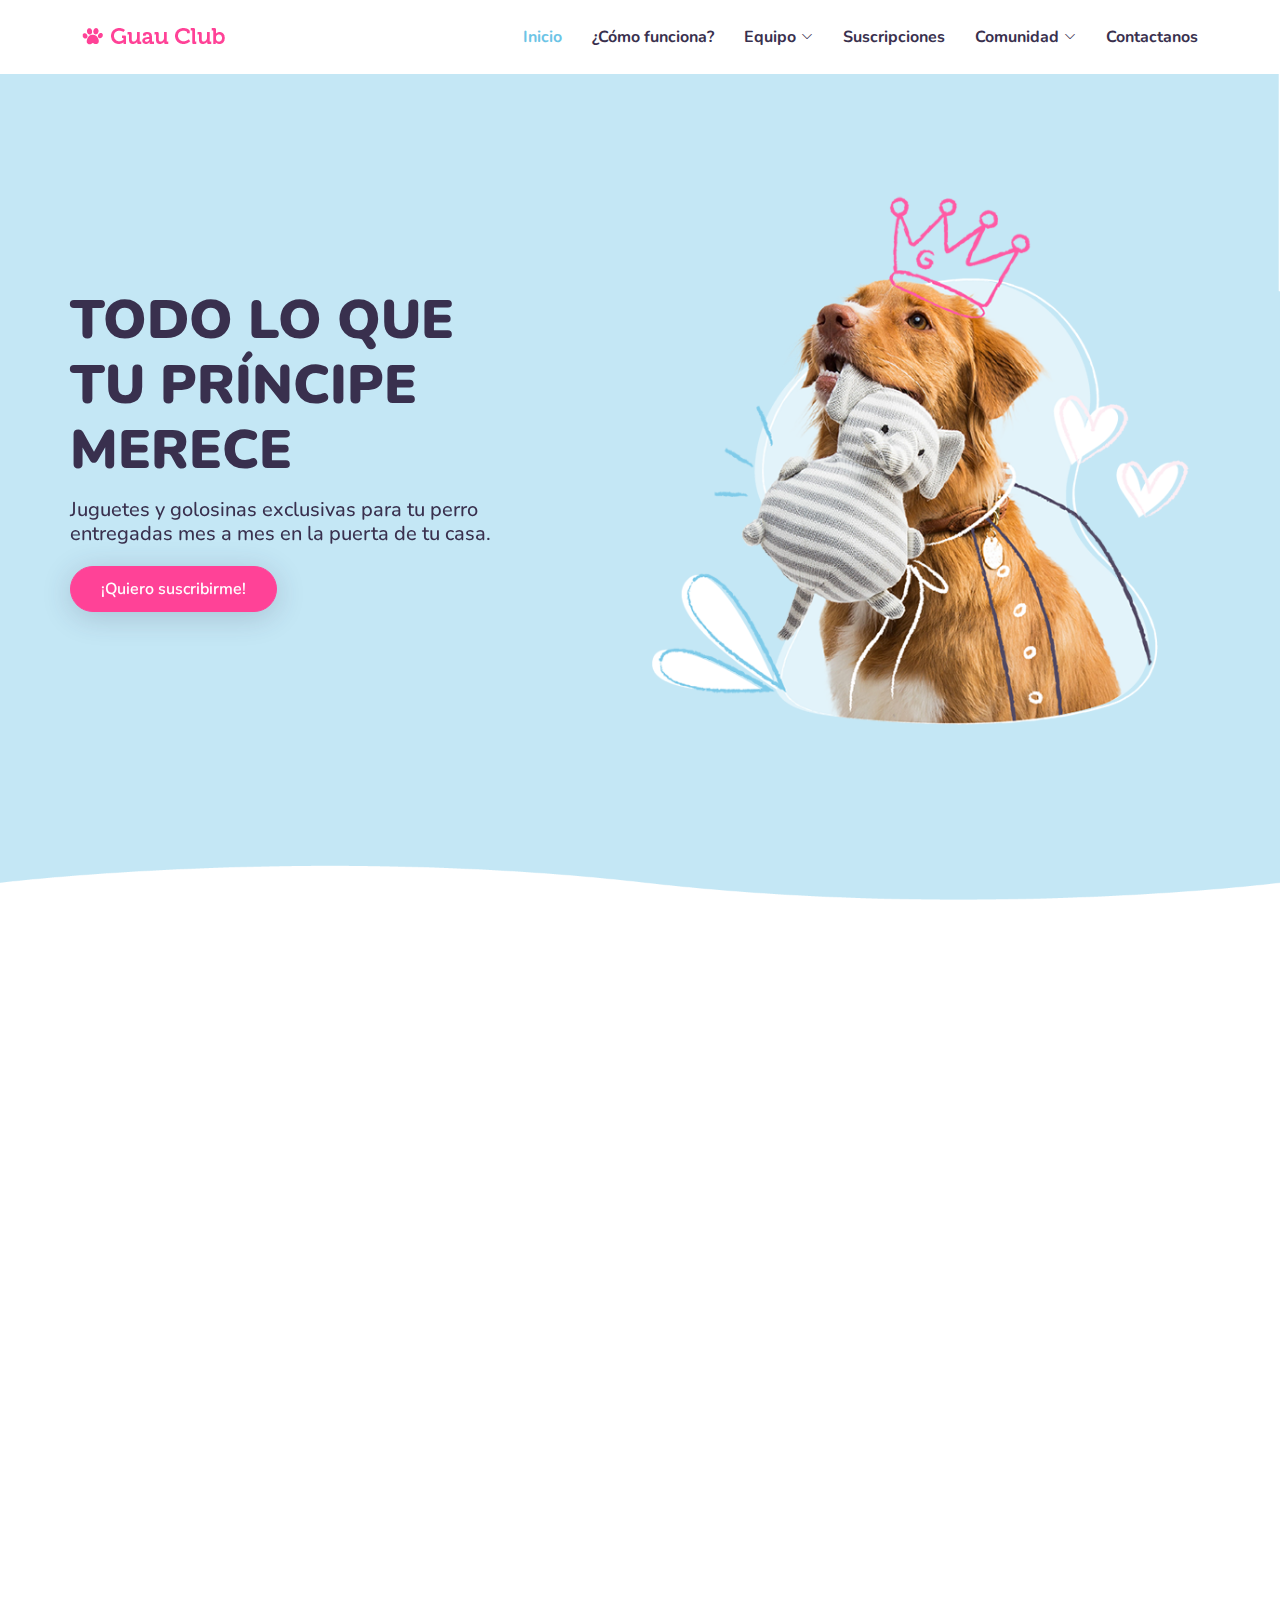
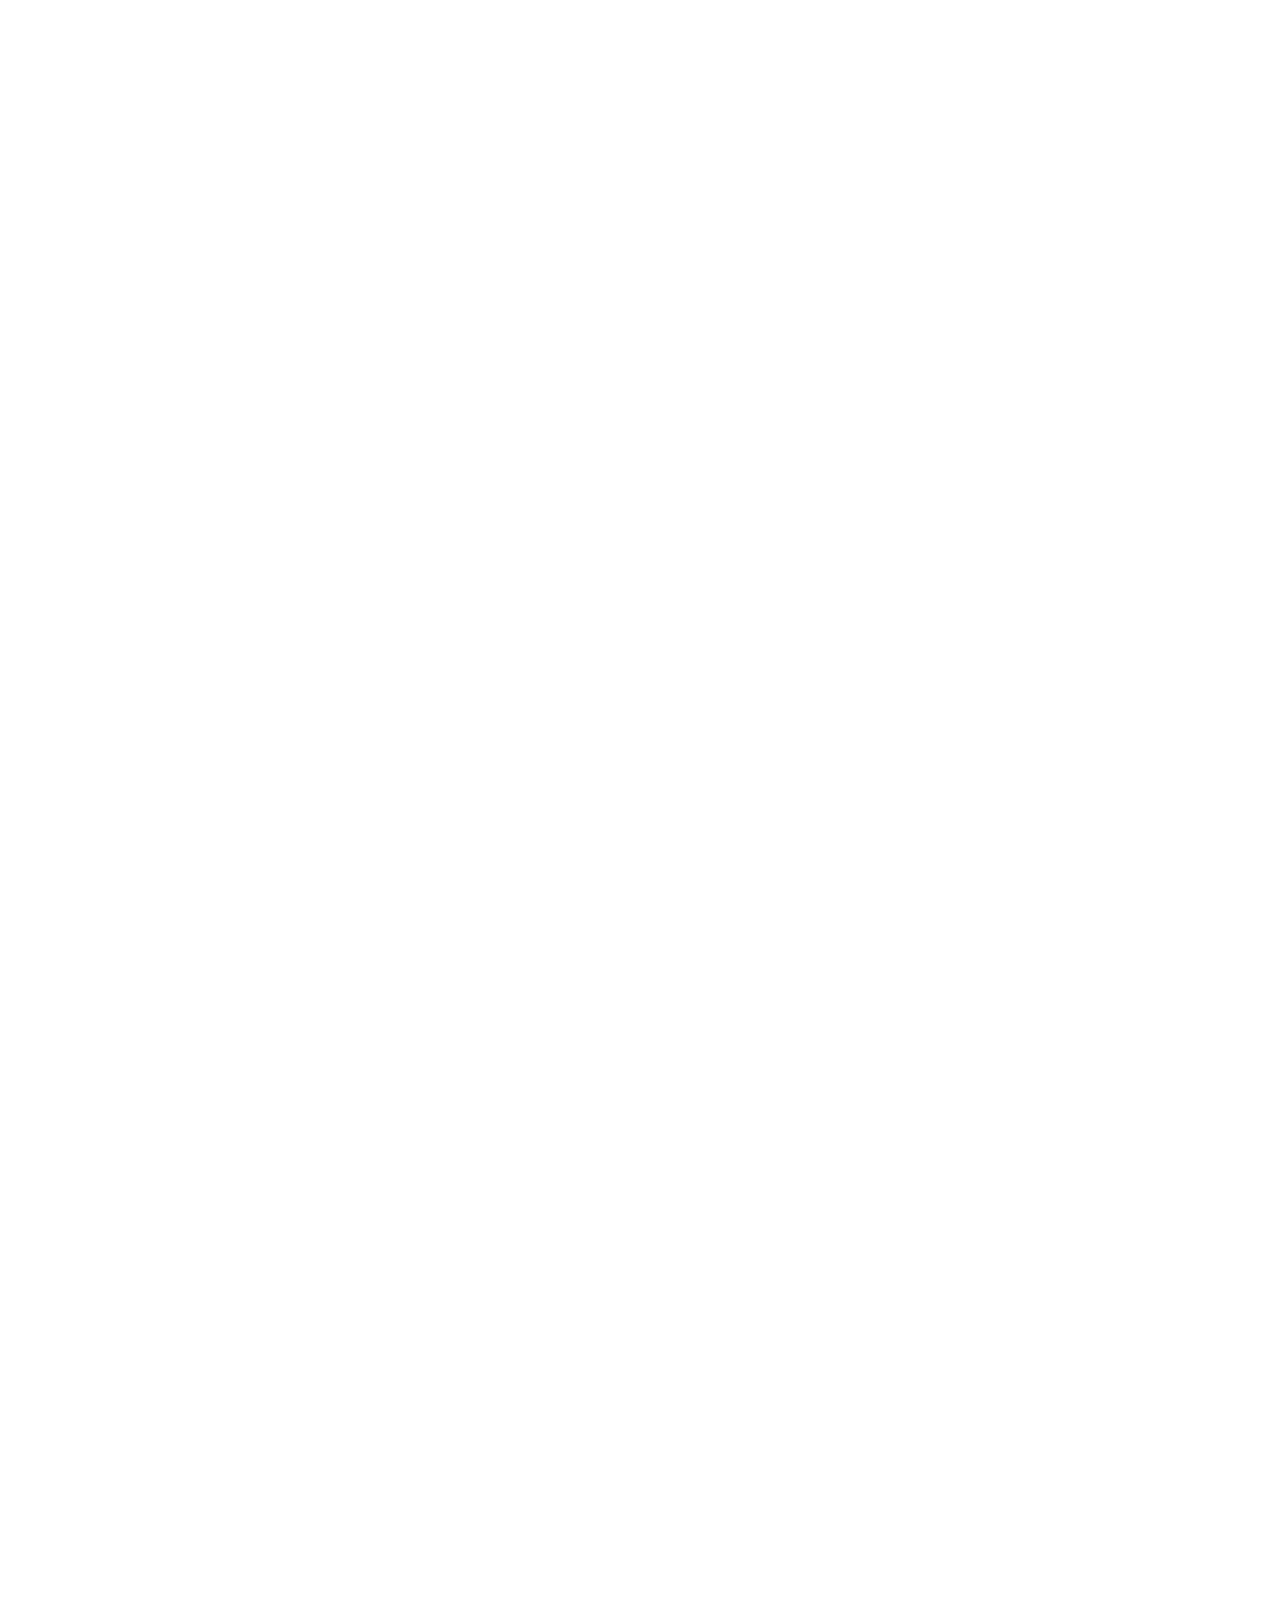
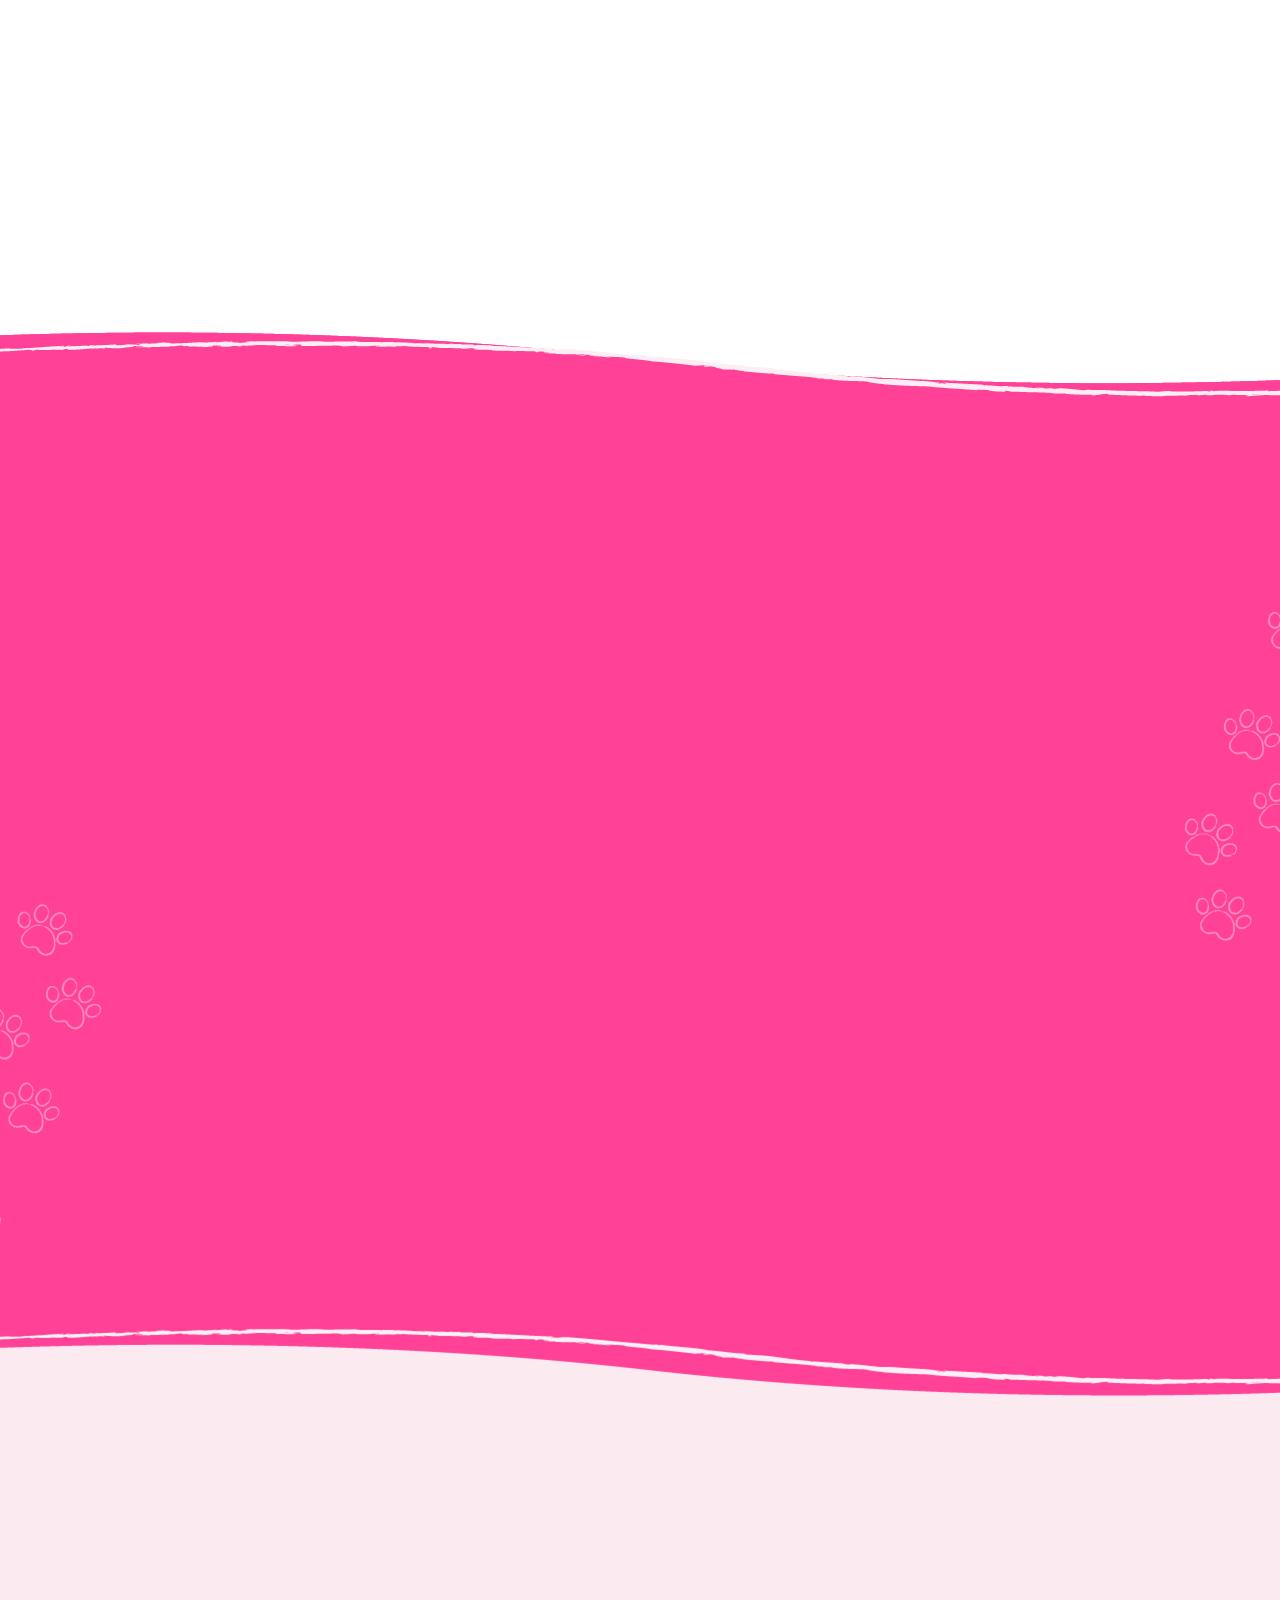
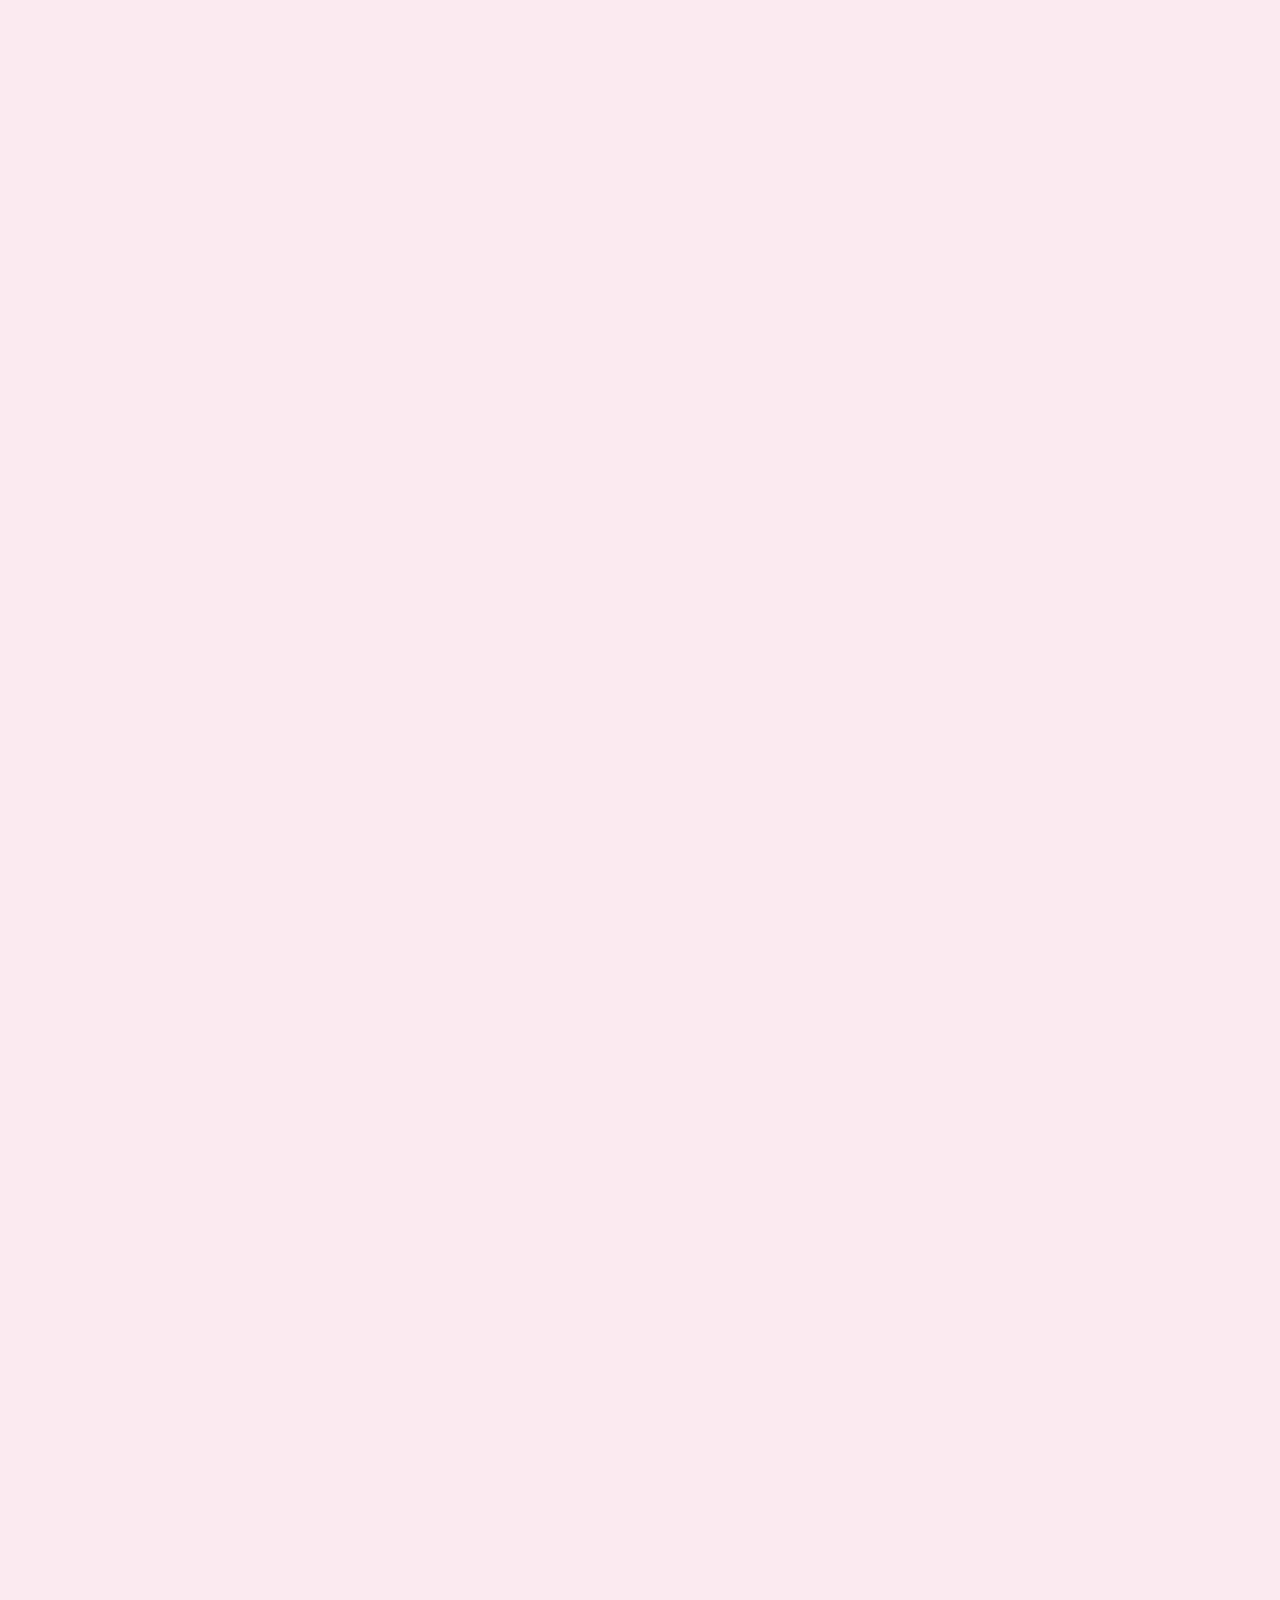
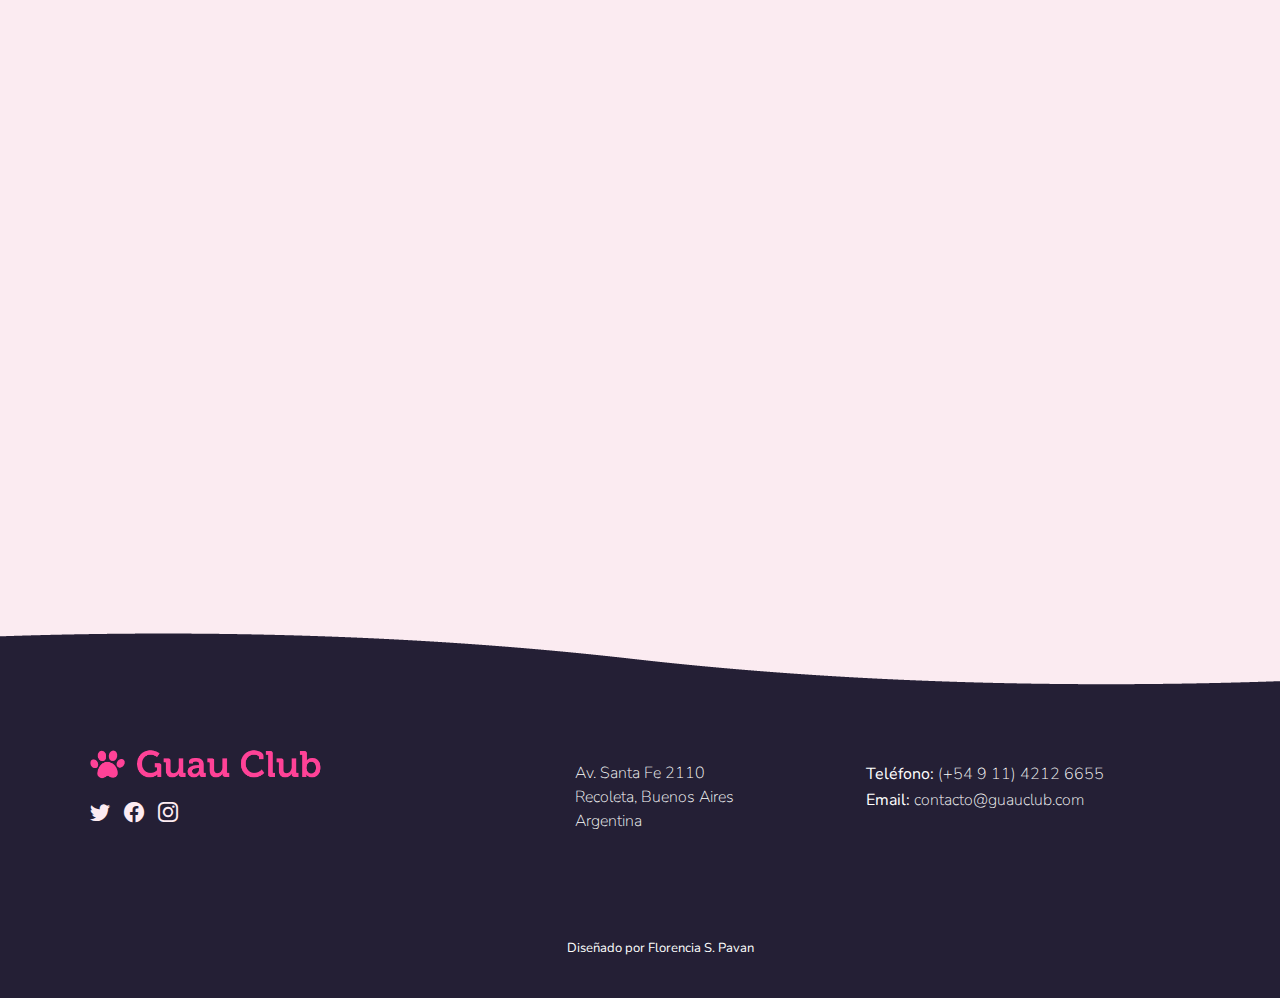
<file: index.html>
<!DOCTYPE html>
<html lang="en">

<head>
  <meta charset="utf-8">
  <meta content="width=device-width, initial-scale=1.0" name="viewport">

  <title>Guau Club, Florencia Pavan - Index</title>
  <meta content="" name="description">

  <meta content="" name="keywords">

  <!-- Favicons -->
  <link href="assets/img/favicon.png" rel="icon">
  <link href="assets/img/apple-touch-icon.png" rel="apple-touch-icon">

  <!-- Google Fonts -->
  <link href="https://fonts.googleapis.com/css?family=Nunito:300,300i,400,400i,600,600i,700,700i|Nunito:300,300i,400,400i,600,600i,700,700i,900|Lato:300,300i,400,400i,500,500i,600,600i,700,700i" rel="stylesheet">

  <!-- Vendor CSS Files -->
  <link href="assets/vendor/bootstrap/css/bootstrap.min.css" rel="stylesheet">
  <link href="assets/vendor/bootstrap-icons/bootstrap-icons.css" rel="stylesheet">
  <link href="assets/vendor/aos/aos.css" rel="stylesheet">
  <link href="assets/vendor/remixicon/remixicon.css" rel="stylesheet">
  <link href="assets/vendor/swiper/swiper-bundle.min.css" rel="stylesheet">
  <link href="assets/vendor/glightbox/css/glightbox.min.css" rel="stylesheet">

  <!-- Template Main CSS File -->
  <link href="assets/css/style.css" rel="stylesheet">

  <!-- =======================================================
  * Template Name: FlexStart - v1.4.0
  * Template URL: https://bootstrapmade.com/flexstart-bootstrap-startup-template/
  * Author: BootstrapMade.com
  * License: https://bootstrapmade.com/license/
  ======================================================== -->
</head>

<body>

  <!-- ======= Header ======= -->
  <header id="header" class="header fixed-top">
    <div class="container-fluid container-xl d-flex align-items-center justify-content-between">

      <a href="index.html" class="logo d-flex align-items-center">
        <img src="assets/img/logo.png" alt="">
     </a>

      <nav id="navbar" class="navbar">
        <ul>
          <li><a class="nav-link scrollto active" href="#hero">Inicio</a></li>
          <li><a class="nav-link scrollto" href="#values">¿Cómo funciona?</a></li>
          <li class="dropdown"><a href="#"><span>Equipo</span> <i class="bi bi-chevron-down"></i></a>
            <ul>
              <li><a class="nav-link scrollto" href="#nosotras">¿Quiénes somos?</a></li>
              <li><a class="nav-link scrollto" href="#elegirnos">¿Por qué elegirnos?</a></li>
              <li><a class="nav-link scrollto" href="#veterinario">Dr. Romero</a></li>
            </ul>
          </li>
          <li><a class="nav-link scrollto" href="#suscripciones">Suscripciones</a></li>
          <li class="dropdown"><a href="#"><span>Comunidad</span> <i class="bi bi-chevron-down"></i></a>
            <ul>
              <li><a class="nav-link scrollto" href="#testimoniales">Testimoniales</a></li>
              <li><a class="nav-link scrollto" href="#redes">Redes</a></li>
            </ul>
          </li>
          <li><a class="nav-link scrollto" href="#contacto">Contactanos</a></li>
       </ul>
        <i class="bi bi-list mobile-nav-toggle"></i>
      </nav><!-- .navbar -->

    </div>
  </header><!-- End Header -->

  <!-- ======= Hero Section ======= -->
  <section id="hero" class="hero d-flex align-items-center">

    <div class="container">
      <div class="row">
        <div class="col-lg-6 d-flex flex-column justify-content-center">
          <h1 data-aos="fade-up">TODO LO QUE<br>TU PRÍNCIPE MERECE</h1>
          <h2 data-aos="fade-up" data-aos-delay="400">Juguetes y golosinas exclusivas para tu perro<br>entregadas mes a mes en la puerta de tu casa.</h2>
          <div data-aos="fade-up" data-aos-delay="600">
            <div class="text-center text-lg-start">
              <a href="detalle.html" class="btn-get-started scrollto d-inline-flex align-items-center justify-content-center align-self-center">
                <span>¡Quiero suscribirme!</span>
              </a>
            </div>
          </div>
        </div>
        <div class="col-lg-6 hero-img" data-aos="zoom-out" data-aos-delay="200">
          <img src="assets/img/hero-img.png" class="img-fluid" alt="">
        </div>
      </div>
    </div>

  </section><!-- End Hero -->

  <main id="main">
   
    <!-- ======= Pasos Section ======= -->
    <section id="values" class="values">

      <div class="container" data-aos="fade-up">

        <header class="section-header">
          <h1>EN TRES SIMPLES PASOS</h1>
        </header>

        <div class="row">

          <div class="col-lg-4">
            <div class="box" data-aos="fade-up" data-aos-delay="200">
              <img src="assets/img/values-1.png" class="img-fluid" alt="">
              <h3>Elegí</h3>
              <p>tu suscripción y<br>contanos sobre tu mascota.</p>
            </div>
          </div>

          <div class="col-lg-4 mt-4 mt-lg-0">
            <div class="box" data-aos="fade-up" data-aos-delay="400">
              <img src="assets/img/values-2.png" class="img-fluid" alt="">
              <h3>Recibí</h3>
              <p>la entrega en<br>la puerta de tu casa.</p>
            </div>
          </div>

          <div class="col-lg-4 mt-4 mt-lg-0">
            <div class="box" data-aos="fade-up" data-aos-delay="600">
              <img src="assets/img/values-3.png" class="img-fluid" alt="">
              <h3>Disfrutá</h3>
              <p>de la box junto con<br>tu compañero.</p>
            </div>
          </div>

        </div>

      </div>

    </section><!-- End Pasos Section -->

     <!-- ======= Nosotras Section ======= -->
    <section id="nosotras" class="about">

      <div class="container" data-aos="fade-up">
        
        <header class="section-header">
          <h1>¿QUIÉNES SOMOS?</h1>
        </header>

        <div class="row gx-0">

            <div class="col-lg-6 d-flex flex-column justify-content-center" data-aos="fade-up" data-aos-delay="200">
              <div class="content">
                <h3>Somos Andrea y Romina,<br>las amantes Nº1 de los perros.</h3>
                <p>
                 Contamos con nuestro Pet Shop ubicado en Recoleta y con la pandemia desarrollamos este club exclusivo para poder brindar un servicio más a nuestros clientes.
                </p>
                
             </div>
            </div>

            <div class="col-lg-6 d-flex align-items-center" data-aos="zoom-out" data-aos-delay="200">
              <img src="assets/img/nosotras.png" class="img-fluid" alt="">
            </div>

          </div>
        </div>

    </section><!-- End Nosotras Section -->

    <!-- ======= Elegirnos Section ======= -->
    <section id="elegirnos" class="features">

      <div class="container" data-aos="fade-up">

        <header class="section-header">
          <h1>¿POR QUÉ ELEGIRNOS?</h1>
        </header>

        <div class="row">

          <div class="col-lg-6">
            <img src="assets/img/elegirnos.png" class="img-fluid" alt="">
          </div>

          <div class="col-lg-6 mt-5 mt-lg-0 d-flex">
            <div class="row align-self-center gy-4">

              <div class="col-lg-12 d-flex flex-column justify-content-center" data-aos="fade-up" data-aos-delay="200">
                <div class="content">
                  <p>
                   Creemos que cada momento es valioso y hacemos todo lo posible para que la experiencia de vos y tu mejor amigo sea única e inolvidable. Por eso, contá con:
                  </p>
                </div>
              </div>

              <div class="col-md-6" data-aos="zoom-out" data-aos-delay="200">
                <div class="feature-box d-flex align-items-center">
                  <img src="assets/img/tilde.png" class="img-fluid" alt="">
                  <h3>Cajas super completas</h3>
                </div>
              </div>

              <div class="col-md-6" data-aos="zoom-out" data-aos-delay="300">
                <div class="feature-box d-flex align-items-center">
                  <img src="assets/img/tilde.png" class="img-fluid" alt="">
                  <h3>Armados personalizados</h3>
                </div>
              </div>

              <div class="col-md-6" data-aos="zoom-out" data-aos-delay="400">
                <div class="feature-box d-flex align-items-center">
                  <img src="assets/img/tilde.png" class="img-fluid" alt="">
                  <h3>Juguetes exclusivos </h3>
                </div>
              </div>

              <div class="col-md-6" data-aos="zoom-out" data-aos-delay="500">
                <div class="feature-box d-flex align-items-center">
                  <img src="assets/img/tilde.png" class="img-fluid" alt="">
                  <h3>Selección veterinaria</h3>
                </div>
              </div>

              <div class="col-md-6" data-aos="zoom-out" data-aos-delay="600">
                <div class="feature-box d-flex align-items-center">
                  <img src="assets/img/tilde.png" class="img-fluid" alt="">
                  <h3>En la puerta de tu casa</h3>
                </div>
              </div>

              <div class="col-md-6" data-aos="zoom-out" data-aos-delay="700">
                <div class="feature-box d-flex align-items-center">
                  <img src="assets/img/tilde.png" class="img-fluid" alt="">
                  <h3>Mes a mes, siempre ahí.</h3>
                </div>
              </div>

            </div>
          </div>

        </div> <!-- / row -->

      </div>

    </section><!-- End Elegirnos Section -->

    <!-- ======= Veterinario Section ======= -->

    <section id="veterinario" class="veterinario">
      
      <div class="container" data-aos="fade-up">
        <div class="row gx-0">

        <header class="section-header">
          <h1>CONTÁS CON EL AVAL PROFESIONAL</h1>
        </header>

          <div class="col-lg-6 d-flex flex-column justify-content-center" data-aos="fade-up" data-aos-delay="200">
            <div class="content">
              <h5>
              «Sin lugar a dudas, pueden confiar en Guau Club. Trabajo en seleccionar excelentes productos del mercado para ofrecerles a ustedes la mejor calidad para sus preciados perros.»
              </h5>
              <h6>
              Dr. Juan Enrique Romero, reconocido veterinario argentino
              </h6>
           </div>
          </div>

          <div class="col-lg-6 d-flex align-items-center" data-aos="zoom-out" data-aos-delay="200">
            <img src="assets/img/about.png" class="img-fluid" alt="">
          </div>

        </div>
      </div>

    </section><!-- End Veterinario Section -->

       <!-- ======= Suscripciones Section ======= -->

    <section id="pricinga" class="pricinga">
      
    </section>

    <section id="suscripciones" class="pricing">

      <div class="container" data-aos="fade-up">

        <header class="section-header">

          <h1>HACÉ QUE TU AMIGO LANCE<br>UN «¡GUAU!» DE FELICIDAD</h1>
        </header>

        <div class="row gy-4 justify-content-center" data-aos="fade-left">

          <div class="col-lg-4 col-md-6" data-aos="zoom-in" data-aos-delay="200">
            <div class="box">
              <img src="assets/img/tarjeta-1.png" class="img-fluid" alt="">
              <h3 style="color: #ff4297;">x1 MES</h3>
              <ul>
                <h4>DALE UN GUSTITO A TU MASCOTA</h4>
                <li>Envío gratis a tu casa</li>
                <li>Llega en 48h hábiles</li>
                <h5>Incluye un cupón de descuento<br>para tu próxima suscripción</h5>
                <li> </li>
                <li> </li>
                <div class="price">$2300</div>
                <div class="price"><span>CAJA ÚNICA</span></div>
              </ul>
              <a href="detalle.html" class="btn-buy">¡Me gusta!</a>
            </div>
          </div>

          <div class="col-lg-4 col-md-6" data-aos="zoom-in" data-aos-delay="200">
            <div class="box">
              <img src="assets/img/tarjeta-2.png" class="img-fluid" alt="">
              <h3 style="color: #ff4297;">x6 MESES</h3>
              <ul>
                <h4>CREÁ MOMENTOS DE ALEGRÍA</h4>
                <li>Envío gratis a tu casa</li>
                <li>Llega el 1º de cada mes</li>
                <h5>Incluye 1 accesorio exclusivo<br>a elección en tu primera caja</h5>
                <li> </li>
                <li> </li>
                <div class="price">$1900</div>
                <div class="price"><span>POR MES</span></div>
              </ul>
              <a href="detalle.html" class="btn-buy">¡Me encanta!</a>
            </div>
          </div>

          <div class="col-lg-4 col-md-6" data-aos="zoom-in" data-aos-delay="300">
            <div class="box">
              <img src="assets/img/tarjeta-3.png" class="img-fluid" alt="">
              <h3 style="color: #ff4297;">x12 MESES</h3>
              <ul>
                <h4>¡DIVERSIÓN TOTAL TODO EL AÑO!</h4>
                <li>Envío gratis a tu casa</li>
                <li>Llega el 1º de cada mes</li>
                <H5>Incluye una BOMB BOX especial<br>el mes del cumpleaños de tu amigo</H5>
                <li> </li>
                <li> </li>
                <div class="price">$1400</div>
                <div class="price"><span>POR MES</span></div>
              </ul>
              <a href="detalle.html" class="btn-buy">¡Me fascina!</a>
            </div>
          </div>
        </div>
      </div>
    </section>

    <section id="pricingc" class="pricingc">

    </section>

    <!-- End Suscripciones Section -->

    

    <!-- ======= Testimoniales Section ======= -->

    <section id="testimoniales" class="testimonials">

      <div class="container" data-aos="fade-up">

        <header class="section-header">
          
          <h1>OPINIONES DE QUIENES YA SON PARTE</h1>
        </header>

        <div class="testimonials-slider swiper-container" data-aos="fade-up" data-aos-delay="200">
          <div class="swiper-wrapper">

            <div class="swiper-slide">
              <div class="testimonial-item">
               <p>
                  <br>Luna es una cachorra inquieta que se aburre de sus juguetes de siempre. Con Guau Club y los nuevos juguetes todos los meses, ¡todo es pura alegría!
                </p>
                <div class="profile mt-auto">
                  <img src="assets/img/testimonials/testimonials-1.png" class="testimonial-img" alt="">
                  <h3>Luna, Mia & Marina</h3>
                  <h4>Caballito</h4><br>
                </div>
              </div>
            </div><!-- End testimoniales item -->

            <div class="swiper-slide">
              <div class="testimonial-item">
                <p>
                  <br>Desde que nos unimos a Guau Club, Tobi no deja de sonreir y jugar todo el día. ¡Ya estoy haciendo click para contratar la suscripción por otro año más!
                </p>
                <div class="profile mt-auto">
                  <img src="assets/img/testimonials/testimonials-2.png" class="testimonial-img" alt="">
                  <h3>Tobi & Lorena</h3>
                  <h4>Palermo</h4><br>
                </div>
              </div>
            </div><!-- End testimoniales item -->

            <div class="swiper-slide">
              <div class="testimonial-item">
                <p>
                  <br>Las golosinas de sabores dulces siempre fueron las favoritos de Boby. Guau Club nos trae una gran variedad de la mejor e inigualable calidad.
                </p>
                <div class="profile mt-auto">
                  <img src="assets/img/testimonials/testimonials-3.png" class="testimonial-img" alt="">
                  <h3>Boby & Sofi</h3>
                  <h4>Belgrano</h4><br>
                </div>
              </div>
            </div><!-- End testimoniales item -->

            <div class="swiper-slide">
              <div class="testimonial-item">
                <p>
                  <br>Recomiendo Guau Club a todos quienes quieran mimar a sus cachorros como sus propios hijos. ¡Tal y cómo se debe! ¡Nada mejor! 
                </p>
                <div class="profile mt-auto">
                  <img src="assets/img/testimonials/testimonials-4.png" class="testimonial-img" alt="">
                  <h3>Lucky & Matías</h3>
                  <h4>Puerto Madero</h4><br>
                </div>
              </div>
            </div><!-- End testimoniales item -->

            <div class="swiper-slide">
              <div class="testimonial-item">
                <p>
                  <br>Con Mindy amamos las cajas que nos preparan las chicas de Guau Club. Además de excelente calidad de productos, mucho amor en el servicio.
                </p>
                <div class="profile mt-auto">
                  <img src="assets/img/testimonials/testimonials-5.png" class="testimonial-img" alt="">
                  <h3>Mindy & Laura</h3>
                  <h4>Recoleta</h4><br>
                </div>
              </div>
            </div><!-- End testimoniales item -->

          

      </div>

    </section><!-- End Testimoniales Section -->

        <!-- ======= Redes Section ======= -->
    <section id="redes" class="portfolio">

      <div class="container" data-aos="fade-up">

        <header class="section-header">
          
          <h1>SUMATE A LA #FAMILIAGUAU</h1>
          <p>Compartí en redes las fotos de tus #MomentosGuau con los hashtag para que podamos verlas</p><br>
        </header>

        <div class="row gy-4 portfolio-container" data-aos="fade-up" data-aos-delay="200">

          <div class="col-lg-4 col-md-6 portfolio-item filter-app">
            <div class="portfolio-wrap">
              <img src="assets/img/portfolio/portfolio-1.png" class="img-fluid" alt="">
              <div class="portfolio-info">
                <div class="portfolio-links">
                  <a href="detalle.html" data-gallery="portfolioGallery" class="instagram" title="Ver publicación"><i class="bi bi-instagram bx bxl-instagram"></i></a>
                </div>
              </div>
            </div>
          </div>

          <div class="col-lg-4 col-md-6 portfolio-item filter-web">
            <div class="portfolio-wrap">
              <img src="assets/img/portfolio/portfolio-2.png" class="img-fluid" alt="">
              <div class="portfolio-info">
                <div class="portfolio-links">
                  <a href="detalle.html" data-gallery="portfolioGallery" class="instagram" title="Ver publicación"><i class="bi bi-instagram bx bxl-instagram"></i></a>
                </div>
              </div>
            </div>
          </div>

          <div class="col-lg-4 col-md-6 portfolio-item filter-app">
            <div class="portfolio-wrap">
              <img src="assets/img/portfolio/portfolio-3.png" class="img-fluid" alt="">
              <div class="portfolio-info">
                <div class="portfolio-links">
                  <a href="detalle.html" data-gallery="portfolioGallery" class="instagram" title="Ver publicación"><i class="bi bi-instagram bx bxl-instagram"></i></a>
                </div>
              </div>
            </div>
          </div>

          <div class="col-lg-4 col-md-6 portfolio-item filter-card">
            <div class="portfolio-wrap">
              <img src="assets/img/portfolio/portfolio-4.png" class="img-fluid" alt="">
              <div class="portfolio-info">
                <div class="portfolio-links">
                  <a href="detalle.html" data-gallery="portfolioGallery" class="instagram" title="Ver publicación"><i class="bi bi-instagram bx bxl-instagram"></i></a>
                </div>
              </div>
            </div>
          </div>

          <div class="col-lg-4 col-md-6 portfolio-item filter-web">
            <div class="portfolio-wrap">
              <img src="assets/img/portfolio/portfolio-5.png" class="img-fluid" alt="">
              <div class="portfolio-info">
                <div class="portfolio-links">
                  <a href="detalle.html" data-gallery="portfolioGallery" class="instagram" title="Ver publicación"><i class="bi bi-instagram bx bxl-instagram"></i></a>
                </div>
              </div>
            </div>
          </div>

          <div class="col-lg-4 col-md-6 portfolio-item filter-app">
            <div class="portfolio-wrap">
              <img src="assets/img/portfolio/portfolio-6.png" class="img-fluid" alt="">
              <div class="portfolio-info">
                <div class="portfolio-links">
                  <a href="detalle.html" data-gallery="portfolioGallery" class="instagram" title="Ver publicación"><i class="bi bi-instagram bx bxl-instagram"></i></a>
                </div>
              </div>
            </div>    
          </div>
        </div>
      </div>
    </section><!-- End Redes Section -->


    <!-- ======= Contacto Section ======= -->
    <section id="contacto" class="contact">

      <div class="container" data-aos="fade-up">

        <header class="section-header">
          <h1>¿TE QUEDÓ ALGUNA DUDA? ¡HABLEMOS!</h1>
        </header>

        <div class="row gx-0">

           <div class="col-lg-6 d-flex align-items-center" data-aos="zoom-out" data-aos-delay="200">
              <img src="assets/img/contacto.png" class="img-fluid" alt="">
           </div>

          <div class="col-lg-6">
            <form action="forms/contact.php" method="post" class="php-email-form">
              <div class="row gy-4">

                <div class="col-md-6">
                  <input type="text" name="Tu nombre" class="form-control" placeholder="Tu nombre" required>
                </div>

                <div class="col-md-6 ">
                  <input type="email" class="form-control" name="Nombre de tu amigo" placeholder="Nombre de tu amigo" required>
                </div>

                <div class="col-md-12">
                  <input type="text" class="form-control" name="Asunto de la consulta" placeholder="Asunto de la consulta" required>
                </div>

                <div class="col-md-12">
                  <textarea class="form-control" name="Tu consulta" rows="6" placeholder="Tu consulta" required></textarea>
                </div>

                <div class="col-md-12 text-center">
                  <div class="loading">Cargando</div>
                  <div class="error-message">Error</div>
                  <div class="sent-message">Tu mensaje fue enviado. ¡Gracias!</div>

                  <button type="submit">Enviar consulta</button>
                </div>

              </div>
            </form>

          </div>

        </div>

      </div>

    </section><!-- End Contact Section -->

  </main><!-- End #main -->

  <!-- ======= Footer ======= -->
  <section id="footera" class="footera">
    </section>


<footer id="footer" class="footer">

    <div class="footer-top">
      <div class="container">
        <div class="row gy-4">
          <div class="col-lg-5 col-md-12 footer-info">
            <a href="index.html" class="logo d-flex align-items-center">
              <img src="assets/img/logo-footer.png" alt="">
            </a>
              <div class="social-links mt-3">
              <a href="detalle.html" class="twitter"><i class="bi bi-twitter"></i></a>
              <a href="detalle.html" class="facebook"><i class="bi bi-facebook"></i></a>
              <a href="detalle.html" class="instagram"><i class="bi bi-instagram bx bxl-instagram"></i></a>
            </div>
          </div>

          <div class="col-lg-3 col-12 footer-links">
            <p>
              Av. Santa Fe 2110<br>
              Recoleta, Buenos Aires<br>
              Argentina<br><br>
            </p>
          </div>

         <div class="col-lg-3 col-md-12 footer-contact text-center text-md-start">
            <p>
              <strong>Teléfono:</strong> (+54 9 11) 4212 6655<br>
              <strong>Email:</strong> contacto@guauclub.com<br>
            </p>
          </div>

        </div>
      </div>
    </div>
   <div class="container">
      <div class="credits">
        Diseñado por Florencia S. Pavan 
      </div>
  </footer>

  <!-- End Footer -->

  <a href="#" class="back-to-top d-flex align-items-center justify-content-center"><i class="bi bi-arrow-up-short"></i></a>

  <!-- Vendor JS Files -->
  <script src="assets/vendor/bootstrap/js/bootstrap.bundle.js"></script>
  <script src="assets/vendor/aos/aos.js"></script>
  <script src="assets/vendor/php-email-form/validate.js"></script>
  <script src="assets/vendor/swiper/swiper-bundle.min.js"></script>
  <script src="assets/vendor/purecounter/purecounter.js"></script>
  <script src="assets/vendor/isotope-layout/isotope.pkgd.min.js"></script>
  <script src="assets/vendor/glightbox/js/glightbox.min.js"></script>

  <!-- Template Main JS File -->
  <script src="assets/js/main.js"></script>

</body>

</html>
</file>
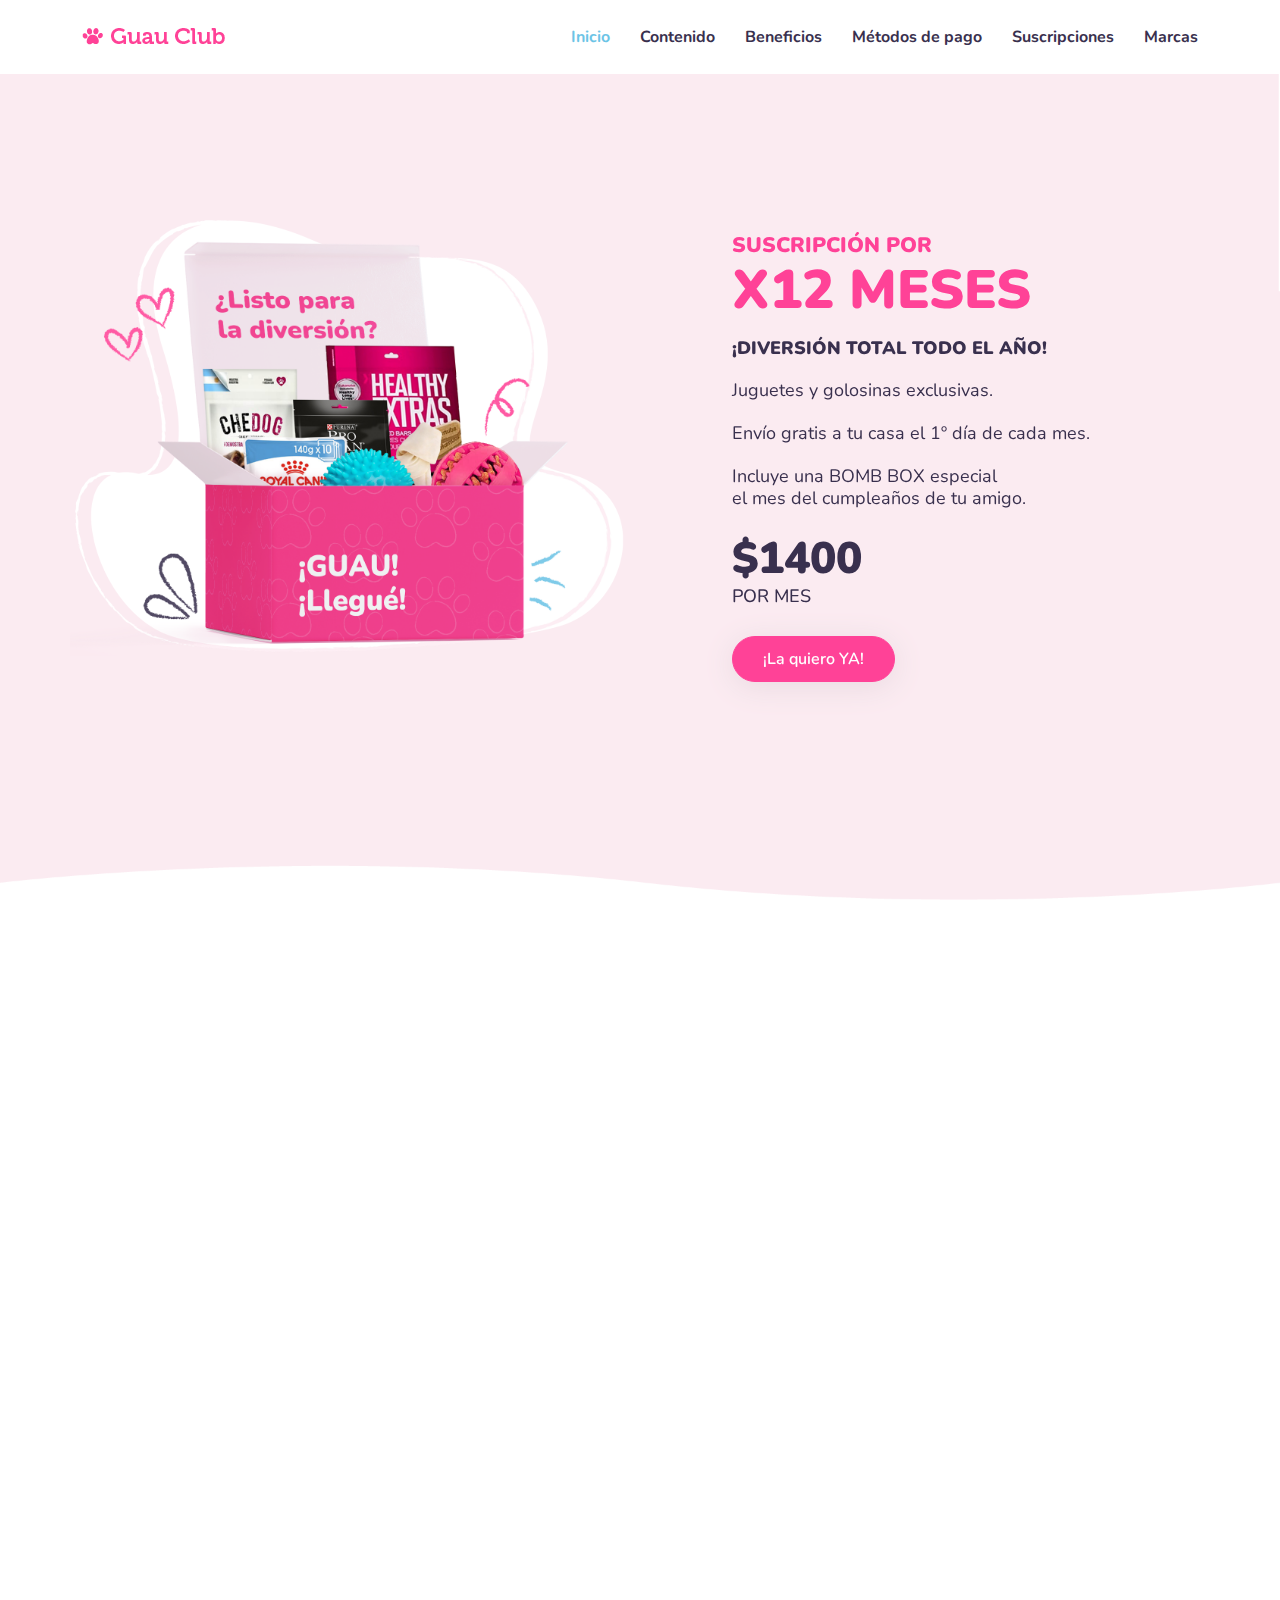
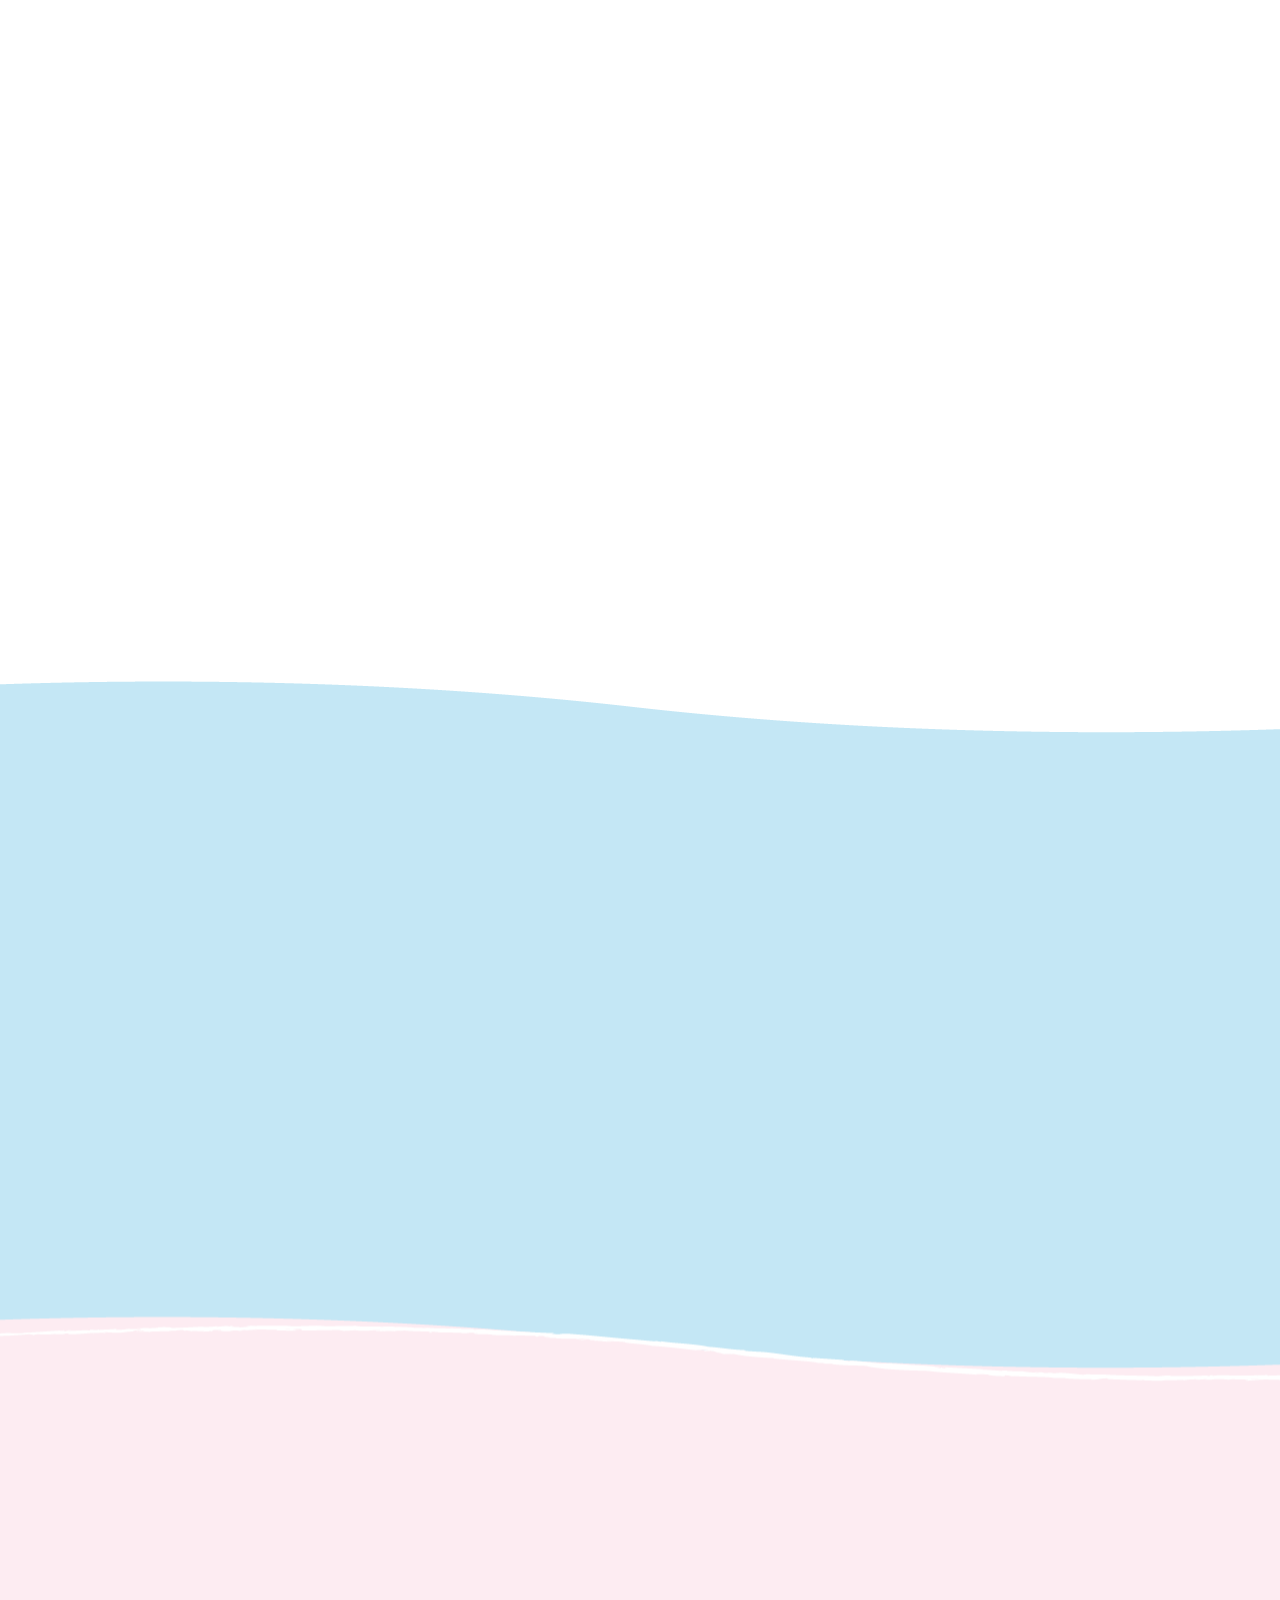
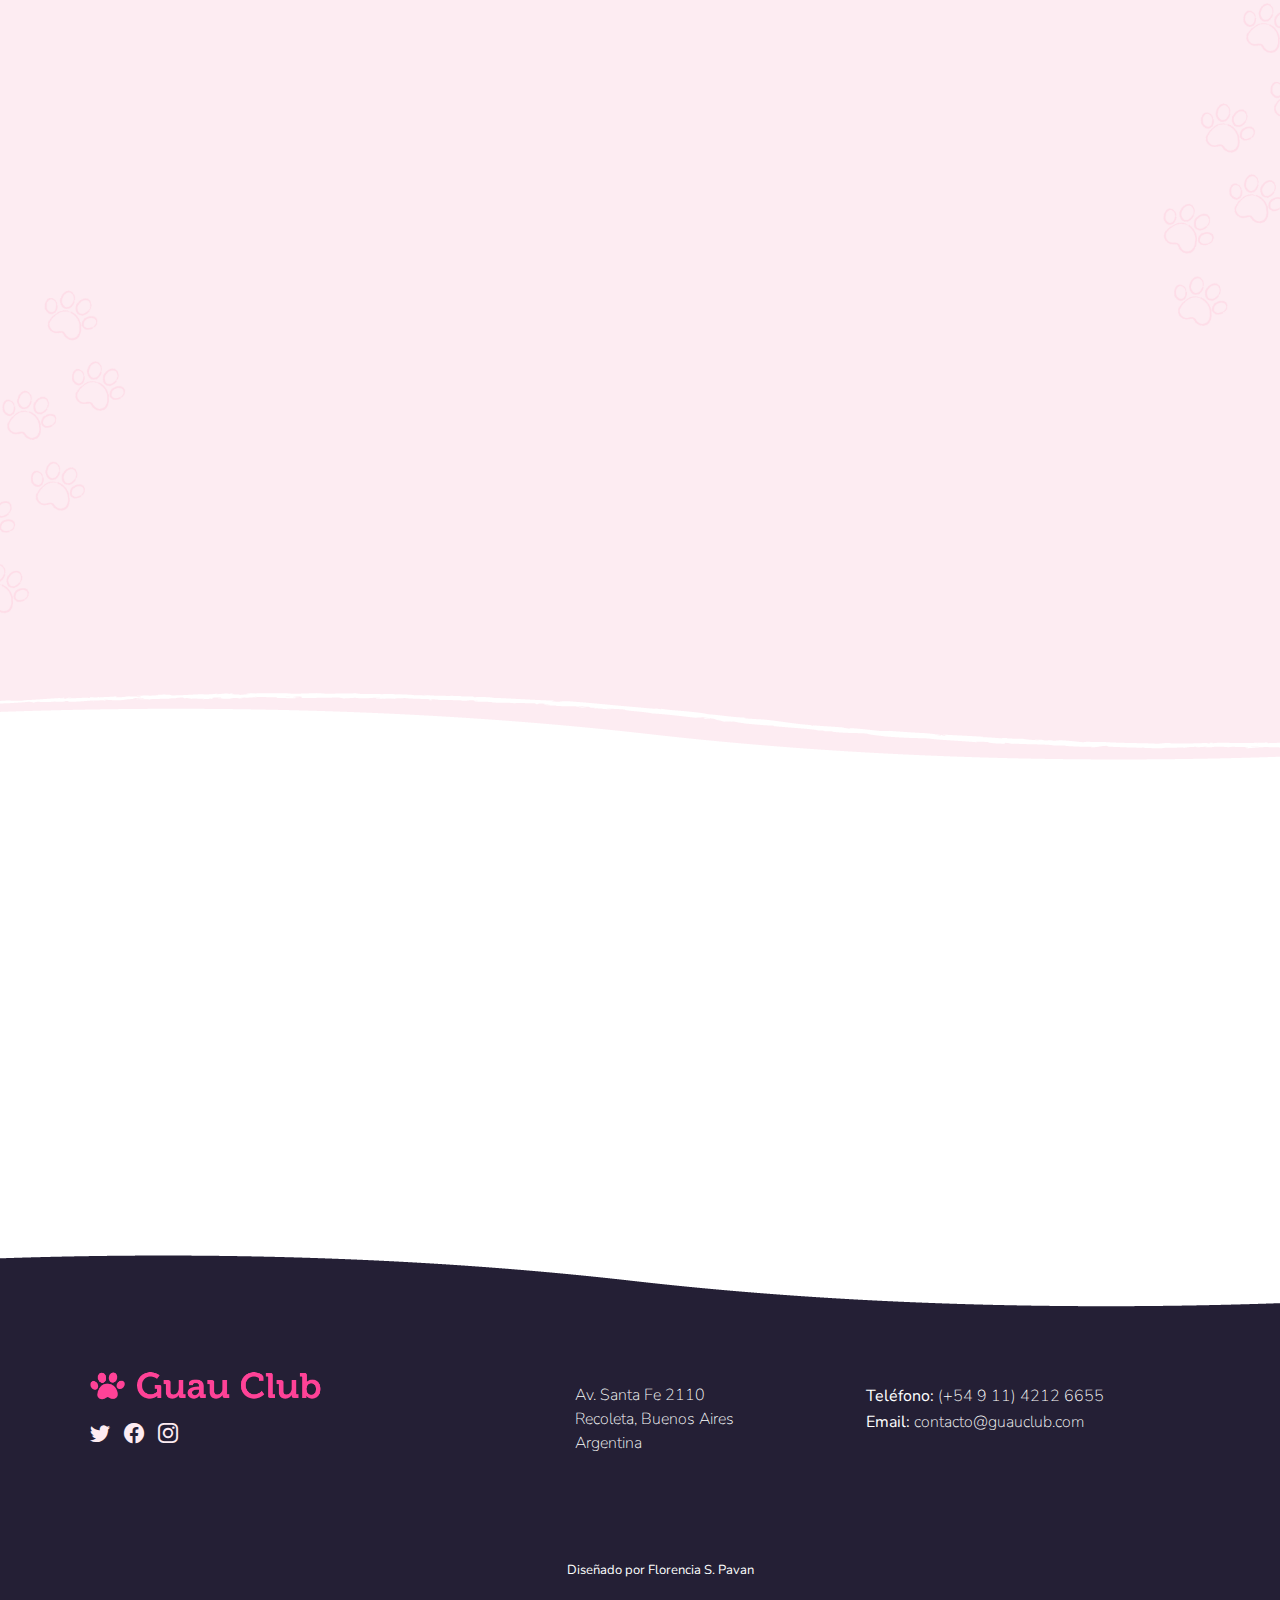
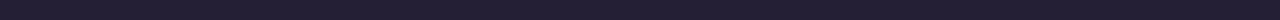
<file: detalle.html>
<!DOCTYPE html>
<html lang="en">

<head>
  <meta charset="utf-8">
  <meta content="width=device-width, initial-scale=1.0" name="viewport">

  <title>Guau Club, Florencia Pavan - Index</title>
  <meta content="" name="description">

  <meta content="" name="keywords">

  <!-- Favicons -->
  <link href="assets/img/favicon.png" rel="icon">
  <link href="assets/img/apple-touch-icon.png" rel="apple-touch-icon">

  <!-- Google Fonts -->
  <link href="https://fonts.googleapis.com/css?family=Nunito:300,300i,400,400i,600,600i,700,700i|Nunito:300,300i,400,400i,600,600i,700,700i,900|Lato:300,300i,400,400i,500,500i,600,600i,700,700i" rel="stylesheet">

  <!-- Vendor CSS Files -->
  <link href="assets/vendor/bootstrap/css/bootstrap.min.css" rel="stylesheet">
  <link href="assets/vendor/bootstrap-icons/bootstrap-icons.css" rel="stylesheet">
  <link href="assets/vendor/aos/aos.css" rel="stylesheet">
  <link href="assets/vendor/remixicon/remixicon.css" rel="stylesheet">
  <link href="assets/vendor/swiper/swiper-bundle.min.css" rel="stylesheet">
  <link href="assets/vendor/glightbox/css/glightbox.min.css" rel="stylesheet">

  <!-- Template Main CSS File -->
  <link href="assets/css/style.css" rel="stylesheet">

  <!-- =======================================================
  * Template Name: FlexStart - v1.4.0
  * Template URL: https://bootstrapmade.com/flexstart-bootstrap-startup-template/
  * Author: BootstrapMade.com
  * License: https://bootstrapmade.com/license/
  ======================================================== -->
</head>

<body>

  <!-- ======= Header ======= -->
  <header id="header" class="header fixed-top">
    <div class="container-fluid container-xl d-flex align-items-center justify-content-between">

      <a href="index.html" class="logo d-flex align-items-center">
        <img src="assets/img/logo.png" alt="">
     </a>

      <nav id="navbar" class="navbar">
        <ul>
          <li><a class="nav-link scrollto active" href="#hero2">Inicio</a></li>
          <li><a class="nav-link scrollto" href="#recent-blog-posts">Contenido</a></li>
          <li><a class="nav-link scrollto" href="#beneficios">Beneficios</a></li>
          <li><a class="nav-link scrollto" href="#counts">Métodos de pago</a></li>
          <li><a class="nav-link scrollto" href="#pricing">Suscripciones</a></li>
          <li><a class="nav-link scrollto" href="#clients">Marcas</a></li>
       </ul>
        <i class="bi bi-list mobile-nav-toggle"></i>
      </nav><!-- .navbar -->

    </div>
  </header><!-- End Header -->

  <!-- ======= Hero Section ======= -->
  <section id="hero2" class="hero2 d-flex align-items-center">
  
      <div class="container">

          <div class="row">
            <div class="col-lg-6 fianl-bg" data-aos="zoom-out" data-aos-delay="200">
              <img src="assets/img/hero-img-detalle.png" class="img-fluid" alt="">
            </div>
            <div class="col-lg-6 d-flex flex-column justify-content-center">
              <div class="detalle">
                <h2 data-aos="fade-up" data-aos-delay="400">SUSCRIPCIÓN POR</h2>
                <h1 data-aos="fade-up">X12 MESES</h1>
                <h3 data-aos="fade-up" data-aos-delay="400">¡DIVERSIÓN TOTAL TODO EL AÑO!</h3>
                <h4 data-aos="fade-up" data-aos-delay="400">Juguetes y golosinas exclusivas.<br><br>Envío gratis a tu casa el 1º día de cada mes.<br><br>Incluye una BOMB BOX especial<br>el mes del cumpleaños de tu amigo.</h4><br>
                <h5 data-aos="fade-up">$1400</h5>
                <h6 data-aos="fade-up">POR MES</h6>
                <div data-aos="fade-up" data-aos-delay="600">
                  <div class="text-center text-lg-start">
                    <a href="index.html" class="btn-get-started scrollto d-inline-flex align-items-center justify-content-center align-self-center">
                      <span>¡La quiero YA!</span>
                    </a>
                  </div>
                </div>
              </div>
            </div>
          
          </div>
        </div>
      </div>


  </section><!-- End Hero -->

  <main id="main">
   
    <!-- ======= JUGUETES - COMIDA - ACCESORIOS ======= -->
    <section id="recent-blog-posts" class="recent-blog-posts">

      <div class="container" data-aos="fade-up">

        <header class="section-header">
          <h1>¿QUÉ VAS A ENCONTRAR EN TU #GUAUBOX?</h1>
        </header>

        <div class="row">

          <div class="col-lg-4">
            <div class="post-box">
              <div class="post-img"><img src="assets/img/blog/blog-1.png" class="img-fluid" alt=""></div>
              <h3 class="post-title">Exquisitas golosinas</h3>
              <p>Alimentos de la mejor calidad previamente testeados y aprobados por profesionales.</p>
            </div>
          </div>

          <div class="col-lg-4">
            <div class="post-box">
              <div class="post-img"><img src="assets/img/blog/blog-2.png" class="img-fluid" alt=""></div>
              <h3 class="post-title">Juguetes exclusivos</h3>
              <p>Provenientes de las mejores boutiques de mascotas nacionales e internacionales.</p>
            </div>
          </div>

          <div class="col-lg-4">
            <div class="post-box">
              <div class="post-img"><img src="assets/img/blog/blog-3.png" class="img-fluid" alt=""></div>
              <h3 class="post-title">Accesorios indispensables</h3>
              <p>Para que continúes mimando a tu príncipe tal y cómo se lo merece.</p>
            </div>
          </div>

          <a href="index.html" class="btn-get-started scrollto d-inline-flex align-items-center justify-content-center align-self-center">
            <span>¡Personalizá tu caja!</span>
          </a>

        </div>

      </div>

    </section><!-- End JUGUETES - COMIDA - ACCESORIOS Section -->

   
    <!-- ======= METODOS DE PAGO Section ======= -->
   

    <section id="counts" class="counts">
      <div class="container" data-aos="fade-up">

        <header class="section-header">
          <h1>SUSUCRIBITE COMO<br>TE RESULTE MÁS CÓMODO</h1>
        </header>

        <div class="row gy-4">

          <div class="col-lg-3 col-md-6">
            <div class="count-box">
              <img src="assets/img/pagos-1.png" class="img-fluid" alt="">
              <div>
                <h3 class="post-title">Tarjeta de débito</h3>
                <p>Todos los bancos</p>
              </div>
            </div>
          </div>

          <div class="col-lg-3 col-md-6">
            <div class="count-box">
              <img src="assets/img/pagos-2.png" class="img-fluid" alt="">
              <div>
                <h3 class="post-title">Tarjeta de crédito</h3>
                <p>Todos los bancos</p>
              </div>
            </div>
          </div>

          <div class="col-lg-3 col-md-6">
            <div class="count-box">
              <img src="assets/img/pagos-3.png" class="img-fluid" alt="">
              <div>
                <h3 class="post-title">Mercado Pago</h3>
                <p>Sin intereses</p>
              </div>
            </div>
          </div>

          <div class="col-lg-3 col-md-6">
            <div class="count-box">
              <img src="assets/img/pagos-4.png" class="img-fluid" alt="">
              <div>
                <h3 class="post-title">Transferencia Bancaria</h3>
                <p>Todos los bancos</p>
              </div>
            </div>
          </div>

        </div>

      </div>
    </section>


    <!-- End METODOS DE PAGO Section -->

     <!-- ======= N* GUAU BENEFICIOS Section ======= -->

    <section id="beneficiosa" class="beneficiosa">
    </section>

    <section id="beneficios" class="beneficios">

      <div class="container" data-aos="fade-up">

        <header class="section-header">
          <h1>¡APROVECHÁ LOS #GUAUBENEFICIOS!</h1>
        </header>

        <div class="row">

          <div class="col-lg-4">
            <div class="box" data-aos="fade-up" data-aos-delay="200">
              <img src="assets/img/beneficio-1.png" class="img-fluid" alt="">
              <p>de descuento<br>por Mercado Pago</p>
            </div>
          </div>

          <div class="col-lg-4 mt-4 mt-lg-0">
            <div class="box" data-aos="fade-up" data-aos-delay="400">
              <img src="assets/img/beneficio-2.png" class="img-fluid" alt="">
              <p>de descuento<br>en tu 1era suscripción</p>
            </div>
          </div>

          <div class="col-lg-4 mt-4 mt-lg-0">
            <div class="box" data-aos="fade-up" data-aos-delay="600">
              <img src="assets/img/beneficio-3.png" class="img-fluid" alt="">
              <p>2 sopresas de regalo<br>en 1era suscrcipción</p>
            </div>
          </div>
        </div>
      </div>
    </section>


    <!-- N* GUAU BENEFICIOS Section -->


    
       <!-- ======= Suscripciones Section ======= -->
    <section id="pricinga2" class="pricinga2">
    </section>

    <section id="pricing2" class="pricing2">

      <div class="container" data-aos="fade-up">

        <header class="section-header">
          <h1>CONOCÉ OTRAS POSIBLES SUSCRIPCIONES</h1>
        </header>

        <div class="row gy-4 justify-content-center" data-aos="fade-left">

          <div class="col-lg-4 col-md-6" data-aos="zoom-in" data-aos-delay="200">
            <div class="detalle">
              <div class="box">
                <img src="assets/img/tarjeta-1.png" class="img-fluid" alt="">
                <h3 style="color: #ff4297;">x1 MES</h3>
                <ul>
                  <h4>DALE UN GUSTITO A TU MASCOTA</h4>
                  <li>Envío gratis a tu casa</li>
                  <li>Llega en 48h hábiles</li>
                  <h5>Incluye un cupón de descuento<br>para tu próxima suscripción</h5>
                  <li> </li>
                  <li> </li>
                  <div class="price">$2300</div>
                  <div class="price"><span>CAJA ÚNICA</span></div>
                </ul>
                <a href="index.html" class="btn-buy">¡Me gusta!</a>
              </div>
            </div>
          </div>

          <div class="col-lg-4 col-md-6" data-aos="zoom-in" data-aos-delay="200">
            <div class="box">
              <img src="assets/img/tarjeta-2.png" class="img-fluid" alt="">
              <h3 style="color: #ff4297;">x6 MESES</h3>
              <ul>
                <h4>CREÁ MOMENTOS DE ALEGRÍA</h4>
                <li>Envío gratis a tu casa</li>
                <li>Llega el 1º de cada mes</li>
                <h5>Incluye 1 accesorio exclusivo<br>a elección en tu primera caja</h5>
                <li> </li>
                <li> </li>
                <div class="price">$1900</div>
                <div class="price"><span>POR MES</span></div>
              </ul>
              <a href="index.html" class="btn-buy">¡Me encanta!</a>
            </div>
          </div>
        </div>
      </div>
    </section>

    <section id="pricingc2" class="pricingc2">
    </section>

    <!-- End Suscripciones Section -->

   <!-- ======= Clients Section ======= -->
    <section id="clients" class="clients">

      <div class="container" data-aos="fade-up">

        <header class="section-header">
          <h1>CALIDAD DE CONFIANZA</h1>
          <p>Conocé las marcas con las que te brindamos los productos de la mejor calidad</p><br>
        </header>

        <div class="clients-slider swiper-container">
          <div class="swiper-wrapper align-items-center">
            <div class="swiper-slide"><img src="assets/img/clients/client-1.png" class="img-fluid" alt=""></div>
            <div class="swiper-slide"><img src="assets/img/clients/client-2.png" class="img-fluid" alt=""></div>
            <div class="swiper-slide"><img src="assets/img/clients/client-3.png" class="img-fluid" alt=""></div>
            <div class="swiper-slide"><img src="assets/img/clients/client-4.png" class="img-fluid" alt=""></div>
            <div class="swiper-slide"><img src="assets/img/clients/client-5.png" class="img-fluid" alt=""></div>
            <div class="swiper-slide"><img src="assets/img/clients/client-6.png" class="img-fluid" alt=""></div>
          </div>
        </div>
      </div>

    </section><!-- End Clients Section -->

  <!-- ======= Footer ======= -->

  <section id="footeradet" class="footeradet">
    </section>

  <footer id="footer" class="footer">

    <div class="footer-top">
      <div class="container">
        <div class="row gy-4">
          <div class="col-lg-5 col-md-12 footer-info">
            <a href="index.html" class="logo d-flex align-items-center">
              <img src="assets/img/logo-footer.png" alt="">
            </a>
              <div class="social-links mt-3">
              <a href="detalle.html" class="twitter"><i class="bi bi-twitter"></i></a>
              <a href="detalle.html" class="facebook"><i class="bi bi-facebook"></i></a>
              <a href="detalle.html" class="instagram"><i class="bi bi-instagram bx bxl-instagram"></i></a>
            </div>
          </div>

          <div class="col-lg-3 col-12 footer-links">
            <p>
              Av. Santa Fe 2110<br>
              Recoleta, Buenos Aires<br>
              Argentina<br><br>
            </p>
          </div>

         <div class="col-lg-3 col-md-12 footer-contact text-center text-md-start">
            <p>
              <strong>Teléfono:</strong> (+54 9 11) 4212 6655<br>
              <strong>Email:</strong> contacto@guauclub.com<br>
            </p>
          </div>

        </div>
      </div>
    </div>
   <div class="container">
      <div class="credits">
        Diseñado por Florencia S. Pavan 
      </div>
  </footer>

  <!-- End Footer -->

  <a href="#" class="back-to-top d-flex align-items-center justify-content-center"><i class="bi bi-arrow-up-short"></i></a>

  <!-- Vendor JS Files -->
  <script src="assets/vendor/bootstrap/js/bootstrap.bundle.js"></script>
  <script src="assets/vendor/aos/aos.js"></script>
  <script src="assets/vendor/php-email-form/validate.js"></script>
  <script src="assets/vendor/swiper/swiper-bundle.min.js"></script>
  <script src="assets/vendor/purecounter/purecounter.js"></script>
  <script src="assets/vendor/isotope-layout/isotope.pkgd.min.js"></script>
  <script src="assets/vendor/glightbox/js/glightbox.min.js"></script>

  <!-- Template Main JS File -->
  <script src="assets/js/main.js"></script>

</body>

</html>
</file>
<file: assets/css/style.css>
/*--------------------------------------------------------------
# General
--------------------------------------------------------------*/
:root {
  scroll-behavior: smooth;
}

body {
  font-family: "Nunito", sans-serif;
  color: #313c4e;
}

a {
  color: #313c4e;
  text-decoration: none;
}

a:hover {
  color: #313c4e;
  text-decoration: none;
}

h1, h2, h3, h4, h5, h6 {
  font-family: "Nunito", sans-serif;
}

p {
  font-family: "Nunito", sans-serif;
  color: #39304e;
}

/*--------------------------------------------------------------
# Sections
--------------------------------------------------------------*/
section {
  padding: 60px 40px !important;
  overflow: hidden;
}

/*--------------------------------------------------------------
#       Secciones h1
--------------------------------------------------------------*/

.section-header {
  font-size: 48px;
  text-align: center;
  padding-bottom: 40px;
}

/*--------------------------------------------------------------
#       Secciones h2
--------------------------------------------------------------*/


.section-header h2 {
  font-size: 28px;
  letter-spacing: 1px;
  font-weight: 500;
  margin: 0;
  color: #39304e;
  text-transform: initial;
}

/*--------------------------------------------------------------
#       Secciones parrafo
--------------------------------------------------------------*/

.section-header p {
  font-family: "Nunito", sans-serif;
  margin: 0px 0 0 0;
  padding: 0;
  font-size: 16px;
  line-height: 42px;
  font-weight: 400;
  color: #313c4e;
}

@media (max-width: 768px) {
  .section-header p {
    font-size: 28px;
    line-height: 32px;
  }
}

/*--------------------------------------------------------------
# Breadcrumbs
--------------------------------------------------------------*/
.breadcrumbs {
  padding: 15px 0;
  background: #ff4297;
  min-height: 40px;
  margin-top: 82px;
  color: #fff;
}

@media (max-width: 992px) {
  .breadcrumbs {
    margin-top: 57px;
  }
}

.breadcrumbs h2 {
  font-size: 28px;
  font-weight: 500;
}

.breadcrumbs ol {
  display: flex;
  flex-wrap: wrap;
  list-style: none;
  padding: 0 0 10px 0;
  margin: 0;
  font-size: 14px;
}

.breadcrumbs ol a {
  color: #ff4297;
  transition: 0.3s;
}

.breadcrumbs ol a:hover {
  text-decoration: underline;
}

.breadcrumbs ol li + li {
  padding-left: 10px;
}

.breadcrumbs ol li + li::before {
  display: inline-block;
  padding-right: 10px;
  color: #313c4e;
  content: "/";
}

/*--------------------------------------------------------------
# Botón de volver para arriba
--------------------------------------------------------------*/
.back-to-top {
  position: fixed;
  visibility: hidden;
  opacity: 0;
  right: 15px;
  bottom: 15px;
  z-index: 99999;
  background: #ff4297; 
  width: 40px;
  height: 40px;
  border-radius: 100px;
  transition: all 0.4s;
}

.back-to-top i {
  font-size: 24px;
  color: #ffffff;
  line-height: 0;
}

.back-to-top:hover {
  transform: scale(110%);
}

.back-to-top.active {
  visibility: visible;
  opacity: 1;
}

/*--------------------------------------------------------------
# Disable aos animation delay on mobile devices
--------------------------------------------------------------*/
@media screen and (max-width: 768px) {
  [data-aos-delay] {
    transition-delay: 0 !important;
  }
}

/*-----------------------------------------------------------------------------------------------------------
# Header general
-----------------------------------------------------------------------------------------------------------*/
.header {
  background: #fff;
  transition: all 0.5s;
  z-index: 997;
  padding: 15px 0;
}

.header.header-scrolled {
  background: #fff;
  padding: 15px 0;
  box-shadow: 0px 2px 20px rgba(1, 41, 112, 0.1);
}

.header .logo {
  line-height: 0;

}

/*--------------------------------------------------------------------------------------------------------------------------------------------------------
# Menu de navegación
--------------------------------------------------------------------------------------------------------------------------------------------------------*/
/**
* Desktop Navigation 
*/
.navbar {
  padding: 0;
}

.navbar ul {
  margin: 0;
  padding: 0;
  display: flex;
  list-style: none;
  align-items: center;
}

.navbar li {
  position: relative;
}

.navbar a, .navbar a:focus {
  display: flex;
  align-items: center;
  justify-content: space-between;
  padding: 10px 0 10px 30px;
  font-family: "Nunito", sans-serif;
  font-size: 16px;
  font-weight: 700;
  color: #39304e;
  white-space: nowrap;
  transition: 0.3s;
}

.navbar a i, .navbar a:focus i {
  font-size: 12px;
  line-height: 0;
  margin-left: 5px;
}

.navbar a:hover, .navbar .active, .navbar .active:focus, .navbar li:hover > a {
  color: #6cc4e6;

}

.navbar .dropdown ul {
  display: block;
  position: absolute;
  left: 14px;
  top: calc(100% + 30px);
  margin: 0;
  padding: 10px 0;
  z-index: 99;
  opacity: 0;
  visibility: hidden;
  background: #fff;
  box-shadow: 0px 0px 30px rgba(127, 137, 161, 0.25);
  transition: 0.3s;
  border-radius: 4px;
}

.navbar .dropdown ul li {
  min-width: 200px;
}

.navbar .dropdown ul a {
  padding: 10px 20px;
  font-size: 15px;
  text-transform: none;
  font-weight: 600;
}

.navbar .dropdown ul a i {
  font-size: 12px;
}

.navbar .dropdown ul a:hover, .navbar .dropdown ul .active:hover, .navbar .dropdown ul li:hover > a {
  color: #6cc4e6;
}

.navbar .dropdown:hover > ul {
  opacity: 1;
  top: 100%;
  visibility: visible;
}

.navbar .dropdown .dropdown ul {
  top: 0;
  left: calc(100% - 30px);
  visibility: hidden;
}

.navbar .dropdown .dropdown:hover > ul {
  opacity: 1;
  top: 0;
  left: 100%;
  visibility: visible;
}

@media (max-width: 1366px) {
  .navbar .dropdown .dropdown ul {
    left: -90%;
  }
  .navbar .dropdown .dropdown:hover > ul {
    left: -100%;
  }
}

/**
* Header - Mobile Navigation 
*/
.mobile-nav-toggle {
  color: #39304e;
  font-size: 28px;
  cursor: pointer;
  display: none;
  line-height: 0;
  transition: 0.5s;
}

.mobile-nav-toggle.bi-x {
  color: #fff;
}

@media (max-width: 991px) {
  .mobile-nav-toggle {
    display: block;
  }
  .navbar ul {
    display: none;
  }
}

.navbar-mobile {
  position: fixed;
  overflow: hidden;
  top: 0;
  right: 0;
  left: 0;
  bottom: 0;
  background: rgba(1, 22, 61, 0);
  transition: 0.3s;
}

.navbar-mobile .mobile-nav-toggle {
  position: absolute;
  top: 15px;
  right: 15px;
}

.navbar-mobile ul {
  display: block;
  position: absolute;
  top: 55px;
  right: 15px;
  bottom: 15px;
  left: 15px;
  padding: 10px 0;
  border-radius: 10px;
  background-color: #fff;
  overflow-y: auto;
  transition: 0.3s;
}

.navbar-mobile a {
  padding: 10px 20px;
  font-size: 15px;
  color: #012970;
}

.navbar-mobile a:hover, .navbar-mobile .active, .navbar-mobile li:hover > a {
  color: #6cc4e6;
}

.navbar-mobile .dropdown ul {
  position: static;
  display: none;
  margin: 10px 20px;
  padding: 10px 0;
  z-index: 99;
  opacity: 1;
  visibility: visible;
  background: #fff;
  box-shadow: 0px 0px 30px rgba(127, 137, 161, 0.25);
}

.navbar-mobile .dropdown ul li {
  min-width: 200px;
}

.navbar-mobile .dropdown ul a {
  padding: 10px 20px;
}

.navbar-mobile .dropdown ul a i {
  font-size: 12px;
}

.navbar-mobile .dropdown ul a:hover, .navbar-mobile .dropdown ul .active:hover, .navbar-mobile .dropdown ul li:hover > a {
  color: #6cc4e6;
}

.navbar-mobile .dropdown > .dropdown-active {
  display: block;
}

/*--------------------------------------------------------------------------------------------------------------------------------------------------------
# Index Page - PAGINA HOME
--------------------------------------------------------------------------------------------------------------------------------------------------------*/

/*-----------------------------------------------------------------------------------------------------------
# Hero 
-----------------------------------------------------------------------------------------------------------

/*
# Hero - fondo celeste
-*/
.hero {
  width: 100%;
  height: 100vh;
  background: url(../img/hero-bg.png) bottom center no-repeat;
  background-size: cover;
  background-attachment: unset !important;
}

.hero-mobile {
  width: 100%;
  height: 100vh;
  background: url(../img/hero-bg.png) bottom center no-repeat;
  background-size: cover;
}

/*
# Hero - titulo h1 - Todo lo que tu príncipe merece
-*/

.hero h1 {
  margin: 0;
  font-size: 54px !important;
  font-weight: 900 !important;
  color: #39304e;
}

/*
# Hero - titulo h2 - Juguetes y golosinas exclusivas para tu perro entregadas mes a mes en la puerta de tu casa.
-*/

.hero h2 {
  color: #39304e !important;
  margin: 15px 0 0 0;
  font-size: 36px;
  font-weight: 400;
}

/*
# Hero - boton - quiero suscribirme - botón/forma
-*/

.hero .btn-get-started {
  margin-top: 10px;
  line-height: 0;
  height: 10px;
  padding: 10px 50px 10px 30px;
  border-radius: 100px;
  transition: 0.5s;
  color: #fff;
  background: #ff4297;
  box-shadow: 0px 5px 30px rgba(57, 47, 78, 0.2);
}

/*
# Hero - boton - quiero suscribirme - texto del boton
-*/

.hero .btn-get-started span {
  font-family: "Nunito", sans-serif;
  font-weight: 600;
  font-size: 16px;
}

.hero .btn-get-started i {
  margin-left: 5px;
  font-size: 18px;
  transition: 0.3s;
}

/*
# Hero - boton - quiero suscribirme - lo que sucede al pasar sobre el botón
-*/

.hero .btn-get-started i {
  line-height: 0;
  margin-left: 5px;
  font-size: 18px;
  transition: 0.3s;
}

.hero .btn-get-started:hover i {
  transform: translateX(5px);
}

.hero .btn-get-started:hover {
  transform: scale(105%);
}

.hero .hero-img {
  text-align: right;
}

@media (min-width: 1024px) {
  .hero {
    background-attachment: fixed;
  }
}

@media (max-width: 991px) {
  .hero {
    height: auto;
    padding: 120px 0 60px 0;
  }
  .hero .hero-img {
    text-align: bottom;
  }
  .hero .hero-img img {
    width: 100%;
  }
}

@media (max-width: 768px) {
  .hero {
    text-align: center;
  }
  .hero h1 {
    font-size: 48px;
  }
  .hero h2 {
    font-size: 24px;
  }
  .hero .hero-img img {
    width: 100%;
  }
}

/*-----------------------------------------------------------------------------------------------------------
# Values - en tres simples pasos
-----------------------------------------------------------------------------------------------------------*/

/*
# Values - titulo h1 - En tres simples pasos
-*/

.values h1 {
  font-size: 48px !important;
  font-weight: 900;
  color: #39304e;
}

.values p {
  font-family: Nunito;
  font-size: 18px;
  font-weight: 400;
  color: #39304e;
}

/*
# Values - 3 columnas/boxes
-*/

.values .box {
  padding: 10px;
  text-align: center;
  transition: 0.3s;
  height: 100%;
}

.values .box img {
  padding: 20px 20px;
  transition: 0.5s;
  transform: scale(0.9);
}

.values .box h3 {
  font-size: 28px;
  color: #313c4e;
  font-weight: 900;
  margin-bottom: 10px;
}

.values .box:hover img {
  transform: scale(1);
}

/*-----------------------------------------------------------------------------------------------------------
# About - nosotras
-----------------------------------------------------------------------------------------------------------*/


/*
# About - titulo h1 - ¿Quiénes somos?
-*/

.about h1 {
  font-size: 48px !important;
  font-weight: 900;
  color: #39304e;
}

/*
# About - subtitulo h3 - SOMOS ROMINA Y ANDREA,LAS AMANTES Nº1 DE LOS PERROS.
-*/

.about h3 {
  font-size: 28px !important;
  font-weight: 900;
  color: #39304e;
}

/*
# About - párrafo p
-*/

.about p {
  margin: 15px 0 30px 0;
  line-height: 28px;
  font-family: Nunito;
  font-size: 18px;
  font-weight: 400;
  color: #39304e;
}

/*
# About - boton conce mas sobre nuestra trayectoria
-*/

.about .conocenos {
  color: #6cc4e6;
  display: inline-flex;
  align-items: center;
  justify-content: center;
  font-weight: 500;
  font-size: 16px;
}

.about .conocenos i {
  line-height: 0;
  margin-left: 5px;
  font-size: 18px;
}

.about .conocenos i {
  margin-left: 5px;
  font-size: 18px;
  transition: 0.3s;
}

.about .conocenos:hover i {
  transform: translateX(5px);
}

/*-----------------------------------------------------------------------------------------------------------
# Features - porqué elegirnos
-----------------------------------------------------------------------------------------------------------*/

/*
# Features - titulo h1 - ¿Por qué elegirnos?
-*/

.features h1 {
  font-family: Nunito;
  font-size: 48px !important;
  font-weight: 900;
  color: #39304e;
}

.features p {
  font-family: Nunito;
  font-size: 18px;
  font-weight: 400;
  color: #39304e;
}

/*
# Features - listado 6 items - estructura
-*/

.features .feature-box {
  padding: 10px 20px;
  transition: 0.3s;
  height: 100%;
}

/*
# Features - listado 6 items - textos h3
-*/

.features .feature-box h3 {
  font-family: Nunito;
  font-size: 18px;
  color: #39304e;
  font-weight: 500;
  margin: 0;
}


/*
# Features - listado 6 items - qué sucede al pasar por encima
-*/

.features .feture-tabs {
  margin-top: 120px;
}

.features .feture-tabs h3 {
  color: #012970;
  font-weight: 700;
  font-size: 32px;
  margin-bottom: 10px;
}

/*-----------------------------------------------------------------------------------------------------------
# Pricing - suscripciones
-----------------------------------------------------------------------------------------------------------*/

/*
# Pricinga - fondo onda de arriba
-*/

.pricinga {
  padding: 0 0 0 0;
  background: #fff;
  background: url(../img/rosa-arriba.png) bottom center no-repeat;
}

.pricinga .img-fluid {
  max-width: 120%;  
}


/*
# Pricing - fondo medio de color
-*/

.pricing {
  background: url(../img/pricing-bg.png) bottom center no-repeat;
  background-color: #ff4297;
  background-size: cover;
}

/*
# Pricingc- fondo onda de abajo
-*/

.pricingc{
  padding: 0 0 0 0;
  background-color: #fbebf1;
  background: url(../img/rosa-abajo.png) top center no-repeat;
  margin-bottom: 0px;
}

.pricingc.img-fluid {
  max-width: 120%;
  background: #fbebf1;
}


/*
# Pricing - cajas contenedoras
-*/
.pricing .box {
  padding: 40px 20px;
  background: #fff;
  text-align: center;
  box-shadow: 0px 0 30px #e83c89;
  border-radius: 20px;
  position: center;
  overflow: hidden;
  transition: 0.3s;
}

.pricing2 .box {
  padding: 40px 20px;
  background: #fff;
  text-align: center;
  box-shadow: 0px 0 30px #eadae1;
  border-radius: 20px;
  position: center;
  overflow: hidden;
  transition: 0.3s;
}




/*
# Pricing - cajas contenedoras - qué sucede al pasar por encima
-*/

.pricing .box:hover {
  transform: scale(1.025);
  box-shadow: 0px 0 30px #e83c89;
  }

/*
# Pricing - titulo h1 - hace que tu amigo lance un guau de felicidad
-*/

.pricing .section-header h1 {
  font-family: Nunito;
  font-size: 48px;
  font-weight: 900;
  color: #fff;
}

/**
* Pricing - imagenes de la box
*/

.pricing img {
  padding: 30px 40px;
}

/*
# Pricing - titulo h3 - x 1/6/12 meses
-*/

.pricing h3 {
  font-weight: 900;
  font-size: 42px;
  margin-bottom: 15px;
}

/*
# Pricing - titulo h4 - bajada
-*/

.pricing h4 {
  font-weight: 900;
  font-size: 16px;
}


/**
* Pricing - textos listado
*/

.pricing ul {
  font-family: Nunito;
  padding: 0;
  list-style: none;
  color: #39304e;
  text-align: center;
  line-height: 26px;
  font-size: 16px;
  margin-bottom: 25px;
}


.pricing h5 {
  font-family: Nunito;
  padding: 0;
  list-style: none;
  color: #ff4297;
  text-align: center;
  line-height: 26px;
  font-size: 16px;
  margin-bottom: 25px;
   font-weight: 700;
}

.pricing ul li {
  padding-bottom: 10px;
}

.pricing ul .na {
  color: #39304e;
  text-decoration: line-through;
}

/**
* Pricing - precios en $
*/

.pricing .price {
  font-size: 36px;
  color: #313c4e;
  font-weight: 900;
  font-family: "Nunito", sans-serif;
}

.pricing .price sup {
  font-size: 20px;
  top: -15px;
  left: -3px;
}

/**
* Pricing - Por mes
*/

.pricing .price span {
  color: #39304e;
  font-size: 16px;
  font-weight: 600;
}

/**
* botón ¡la quiero!
*/

.pricing .btn-buy {
  background: #ff4297;
  color: #fff;
  padding: 8px 40px 10px 40px;
  border-radius: 100px;
  transition: none;
  font-size: 16px;
  font-weight: 400;
  font-family: "Nunito", sans-serif;
  font-weight: 600;
  transition: 0.3s;
  border: 1px solid #ff4297;
}

.pricing .btn-buy:hover {
  padding: 8px 40px 10px 40px;
  border-radius: 50px;
  background: #fff;
  color: #ff4297; 
}

.pricing .featured {
  width: 200px;
  position: absolute;
  top: 18px;
  right: -68px;
  transform: rotate(45deg);
  z-index: 1;
  font-size: 14px;
  padding: 1px 0 3px 0;
  background: #4154f1;
  color: #fff;
}



/*-----------------------------------------------------------------------------------------------------------
# Pricing2 detalle - suscripciones
-----------------------------------------------------------------------------------------------------------*/

/*
# Pricinga2 - fondo onda de arriba
-*/

.pricinga2 {
  padding: 0 0 0 0;
  background: #c4e7f5;
  background: url(../img/rosita-arriba.png) center center no-repeat;
}

.pricinga2 .img-fluid {
  max-width: 120%;  
}


/*
# Pricing2 - fondo medio de color
-*/

.pricing2 {
  background: url(../img/pricing-bg-det.png) bottom center no-repeat;
  background-color: #ff4297;
  background-size: cover;
}

/*
# Pricingc2- fondo onda de abajo
-*/

.pricingc2{
  padding: 0 0 0 0;
  background-color: #fbebf1;
  background: url(../img/rosita-abajo.png) top center no-repeat;
  margin-bottom: 0px;
}

.pricingc2.img-fluid {
  max-width: 120%;
  background: #fbebf1;
}


/*
# Pricing2 - cajas contenedoras
-*/
.pricing2 .box {
  padding: 40px 20px;
  background: #fff;
  text-align: center;
  box-shadow: 0px 0 30px #fbdde8;
  border-radius: 20px;
  position: center;
  overflow: hidden;
  transition: 0.3s;
}

/*
# Pricing2 - cajas contenedoras - qué sucede al pasar por encima
-*/

.pricing2 .box:hover {
  transform: scale(1.025);
  box-shadow: 0px 0 30px #fbdde8
  }

/*
# Pricing - titulo h1 - hace que tu amigo lance un guau de felicidad
-*/

.pricing2 .section-header h1 {
  font-family: Nunito;
  font-size: 48px;
  font-weight: 900;
  color: #39304e;
}

/**
* Pricing2 - imagenes de la box
*/

.pricing2 img {
  padding: 30px 40px;
}

/*
# Pricing2 - titulo h3 - x 1/6/12 meses
-*/

.pricing2 h3 {
  font-weight: 900;
  font-size: 42px;
  margin-bottom: 15px;
}

/*
# Pricing2 - titulo h4 - bajada
-*/

.pricing2 h4 {
  font-weight: 900;
  font-size: 16px;
}


/**
* Pricing2 - textos listado
*/

.pricing2 ul {
  font-family: Nunito;
  padding: 0;
  list-style: none;
  color: #39304e;
  text-align: center;
  line-height: 26px;
  font-size: 16px;
  margin-bottom: 25px;
}


.pricing2 h5 {
  font-family: Nunito;
  padding: 0;
  list-style: none;
  color: #ff4297;
  text-align: center;
  line-height: 26px;
  font-size: 16px;
  margin-bottom: 25px;
   font-weight: 700;
}

.pricing2 ul li {
  padding-bottom: 10px;
}

.pricing2 ul .na {
  color: #39304e;
  text-decoration: line-through;
}

/**
* Pricing2 - precios en $
*/

.pricing2 .price {
  font-size: 36px;
  color: #313c4e;
  font-weight: 900;
  font-family: "Nunito", sans-serif;
}

.pricing2 .price sup {
  font-size: 20px;
  top: -15px;
  left: -3px;
}

/**
* Pricing2 - Por mes
*/

.pricing2 .price span {
  color: #39304e;
  font-size: 16px;
  font-weight: 600;
}

/**
* botón ¡la quiero!
*/

.pricing2 .btn-buy {
  background: #ff4297;
  color: #fff;
  padding: 8px 40px 10px 40px;
  border-radius: 100px;
  transition: none;
  font-size: 16px;
  font-weight: 400;
  font-family: "Nunito", sans-serif;
  font-weight: 600;
  transition: 0.3s;
  border: 1px solid #ff4297;
}

.pricing2 .btn-buy:hover {
  padding: 8px 40px 10px 40px;
  border-radius: 50px;
  background: #fff;
  color: #ff4297; 
}

.pricing2 .featured {
  width: 200px;
  position: absolute;
  top: 18px;
  right: -68px;
  transform: rotate(45deg);
  z-index: 1;
  font-size: 14px;
  padding: 1px 0 3px 0;
  background: #4154f1;
  color: #fff;
}

/*-----------------------------------------------------------------------------------------------------------
# Veterniario - veterinario
-----------------------------------------------------------------------------------------------------------*/


/*
# Veterinario - cita
-*/

.veterinario h1 {
  font-family: Nunito;
  font-size: 48px !important;
  font-weight: 900;
  color: #fff;
}

.veterinario h5 {
  margin: 30px 0 30px 20px;
  line-height: 28px !important;
  font-weight: 500;
  font-size: 21px;
  font-style: italic;
}


.veterinario h6 {
 margin: 30px 0 30px 20px;
  line-height: 24px !important;
  font-weight: 500;
  font-size: 21px;
  color: #6cc4e6;
}

/*
# veterianrio - dr romero
-*/

.veterinario .doctor {
  color: #6cc4e6;
  display: inline-flex;
  align-items: center;
  justify-content: center;
  font-weight: 500;
  font-size: 16px;
}

.veterinario .doctor i {
  line-height: 0;
  margin-left: 5px;
  font-size: 18px;
}

/*
# veterianrio - conoce mas
-*/

.veterinario .conocenos {
  color: #6cc4e6;
  display: inline-flex;
  align-items: center;
  justify-content: center;
  font-weight: 500;
  font-size: 16px;
}

.veterinario .conocenos i {
  line-height: 0;
  margin-left: 5px;
  font-size: 18px;
  transition: 0.3s;
}

.veterinario .conocenos:hover i {
  transform: translateX(5px);
}


/*-----------------------------------------------------------------------------------------------------------
# Testimonals - testimoniales
-----------------------------------------------------------------------------------------------------------*/
/*
# testimonialesa - fondo onda de arriba
-*/

.testimonialesa {
  padding: 0 0 0 0;
  background: #fff;
  background: url(../img/rosita-arriba.png) bottom center no-repeat;
}

.testimonialesa .img-fluid {
  max-width: 120%;
}


/*
# testimoniales - fondo medio de color
-*/

.testimonials {
  height: 720px;
  background-color: #fbebf1;
  background-size: cover;
}

/*
# testimonials - titulo h1 - opiniones de quienes ya nos conocen
-*/

.testimonials h1 {
  font-size: 48px !important;
  font-weight: 900;
  color: #39304e;
}

/*
# testimonials - caja contenedora
-*/

.testimonials .testimonial-item {
  box-sizing: content-box;
  border-radius: 20px;
  padding: 30px;
  margin: 40px 30px;
  box-shadow: 0px 0 20px #fbdde8;
  background: #fff;
  min-height: 320px;
  display: flex;
  flex-direction: column;
  text-align: center;
  transition: 0.3s;
}

/*
# testimonials - caja contenedora
-*/

.testimonials .testimonial-item .testimonial-img {
  width: 90px;
  border-radius: 50%;
  border: 4px solid #fff;
  margin: 0 auto;
}

/*
# testimonials - nombre
-*/

.testimonials .testimonial-item h3 {
  font-size: 18px;
  font-weight: extrabold;
  margin: 10px 0 0 0;
  color: #313c4e;
}

/*
# testimonials - provincia
-*/

.testimonials .testimonial-item h4 {
  font-size: 14px;
  color: #39304e;
  margin: 0;
}

/*
# testimonials - cita
-*/

.testimonials .testimonial-item p {
  margin-top: 80px;
  font-style: italic;
  margin: 0 auto 15px auto;
  font-size: 16px;
  line-height: 21px;
}

/*
# testimonials - swipe
-*/

.testimonials .swiper-pagination {
  margin-top: 20px;
  position: relative;
}

.testimonials .swiper-pagination .swiper-pagination-bullet {
  width: 12px;
  height: 12px;
  background-color: #fbebf1;
  opacity: 1;
  border: 1px solid #fff;
}

.testimonials .swiper-pagination .swiper-pagination-bullet-active {
  background-color: #fff;
}

.testimonials .swiper-slide {
  opacity: .3;
}

@media (max-width: 1199px) {
  .testimonials .swiper-slide-active {
    opacity: 1;
  }
  .testimonials .swiper-pagination {
    margin-top: 0;
  }
}

@media (min-width: 1200px) {
  .testimonials .swiper-slide-next {
    opacity: 1;
    transform: scale(1.12);
  }
}

/*-----------------------------------------------------------------------------------------------------------
# Portfolio
-----------------------------------------------------------------------------------------------------------*/

/*
# redes fondo medio de color
-*/

.portfolio {
  background-color: #fbebf1;
  background-size: cover;
}

/*
# portfolio - titulo h1 - sumate a la familia guauclub
-*/

.portfolio h1 {
  font-size: 48px !important;
  font-weight: 900;
  color: #39304e;
}

.portfolio p {
  line-height: 24px;
  padding: 0;
  margin: 0;
  font-family: "Nunito", sans-serif;
  font-size: 21px;
}


/*
# portfolio - galeria
-*/

.portfolio .portfolio-wrap {
  transition: 0.3s;
  position: relative;
  overflow: hidden;
  z-index: 1;
}

.portfolio .portfolio-wrap::before {
  content: "";
  position: absolute;
  left: 40px;
  right: 40px;
  top: 30px;
  bottom: 30px;
  transition: all ease-in-out 0.3s;
  z-index: 2;
  opacity: 0;
}

.portfolio .portfolio-wrap img {
  transition: 1s;
  border-radius: 14px;
}

.portfolio .portfolio-wrap .portfolio-info {
  opacity: 0;
  position: absolute;
  top: 0;
  left: 0;
  right: 0;
  bottom: 0;
  text-align: center;
  z-index: 3;
  transition: all ease-in-out 0.3s;
  display: flex;
  flex-direction: column;
  justify-content: center;
  align-items: center;

}

.portfolio .portfolio-wrap .portfolio-info::before {
  display: block;
  content: "";
  width: 48px;
  height: 48px;
  position: absolute;
  top: 35px;
  left: 35px;
  transition: all 0.5s ease 0s;
  z-index: 9994;
}

.portfolio .portfolio-wrap .portfolio-info::after {
  display: block;
  content: "";
  width: 48px;
  height: 48px;
  position: absolute;
  bottom: 35px;
  right: 35px;
  transition: all 0.5s ease 0s;
  z-index: 9994;
  border-radius: 14px;
}

/*
# redes - botones de link
-*/

.portfolio .portfolio-wrap .portfolio-links {
  text-align: center;
  z-index: 4;
}

/*
# redes - botones de link - boton
-*/

.portfolio .portfolio-wrap .portfolio-links a {
  color: #fff;
  background: #ff4297;
  margin: 10px 2px;
  width: 36px;
  height: 36px;
  display: inline-flex;
  align-items: center;
  justify-content: center;
  border-radius: 50%;
  transition: 0.3s;
}

.portfolio .portfolio-wrap .portfolio-links a i {
  font-size: 24px;
  line-height: 0;
}

/*
# redes - que sucede al pasar x encima
-*/

.portfolio .portfolio-wrap .portfolio-links a:hover {
  background: #ff7bb6;
  border-radius: 14px !important;
}

.portfolio .portfolio-wrap:hover img {
  transform: opacity(50%);
  border-radius: 14px !important;
}

.portfolio .portfolio-wrap:hover::before {
  top: 0;
  left: 0;
  right: 0;
  bottom: 0;
  opacity: 1;
}

.portfolio .portfolio-wrap:hover .portfolio-info {
  opacity: 1;
}

.portfolio .portfolio-wrap:hover .portfolio-info::before {
  top: 15px;
  left: 15px;
}

.portfolio .portfolio-wrap:hover .portfolio-info::after {
  bottom: 15px;
  right: 15px;
}





/*-----------------------------------------------------------------------------------------------------------
# Contact
-----------------------------------------------------------------------------------------------------------*/
/*
# contacto fondo de color
-*/

.contact {
  background-color: #fbebf1;
  background-size: cover;
}

.contact .img-fluid  {
  justify-items: center;
}

/*
# contacto - titulo h1 - te quedo alguna duda? hablemos
-*/

.contact h1 {
  font-size: 48px !important;
  font-weight: 900;
  color: #39304e;
}

/*
# contacto - caja contenedora gral
-*/ 

.contact .php-email-form {
  background: #fdecf2;
  padding: 30px;
  height: 100%;
}

.contact .php-email-form .error-message {
  display: none;
  color: #fff;
  background: #ff4297;
  text-align: left;
  padding: 15px;
  margin-bottom: 24px;
  font-weight: 600;
}

.contact .php-email-form .sent-message {
  display: none;
  color: #fff;
  background: #ff4297;
  text-align: center;
  padding: 15px;
  margin-bottom: 24px;
  font-weight: 600;
}

.contact .php-email-form .loading {
  display: none;
  background: #fff;
  text-align: center;
  padding: 15px;
  margin-bottom: 24px;
}

.contact .php-email-form .loading:before {
  content: "";
  display: inline-block;
  border-radius: 50%;
  width: 24px;
  height: 24px;
  margin: 0 10px -6px 0;
  border: 3px solid #ff4297;
  -webkit-animation: animate-loading 1s linear infinite;
  animation: animate-loading 1s linear infinite;
}

.contact .php-email-form input, .contact .php-email-form textarea {
  border-radius: 0;
  box-shadow: none;
  font-size: 14px;
  border-radius: 0;
}

.contact .php-email-form input:focus, .contact .php-email-form textarea:focus {
  border-color: #ff4297;
}

.contact .php-email-form input {
  padding: 10px 15px;
}

.contact .php-email-form textarea {
  padding: 12px 15px;
}

.contact .php-email-form button[type="submit"] {
  background: #ff4297;
  border: 0;
  padding: 10px 30px;
  color: #fff;
  transition: 0.4s;
  border-radius: 100px;
}

/*
# contacto - boton - pasando sobre
-*/ 

.contact .php-email-form button[type="submit"]:hover {
  background: #ff7bb6;
}

@-webkit-keyframes animate-loading {
  0% {
    transform: rotate(0deg);
  }
  100% {
    transform: rotate(360deg);
  }
}

@keyframes animate-loading {
  0% {
    transform: rotate(0deg);
  }
  100% {
    transform: rotate(360deg);
  }
}

/*-----------------------------------------------------------------------------------------------------------
# Footer
-----------------------------------------------------------------------------------------------------------*/

.footera {
  padding: 0 0 0 0;
  background-color: #fbebf1 !important;
  background: url(../img/azul-arriba.png) bottom center no-repeat;
}

.footera .img-fluid {
  max-width: 120%;
}

.footeradet {
  padding: 0 0 0 0;
  background-color: #fff;
  background: url(../img/azul-arriba.png) bottom center no-repeat;
}

.footeradet .img-fluid {
  max-width: 120%;
}



.footer {
  background: #241f35;
  padding: 0 0 30px 40px;
  font-size: 14px;
}

.footer .footer-top {
  background: #241f35
  background-size: contain;
  padding: 40px 0 0px 0;
}

@media (max-width: 992px) {
  .footer .footer-top {
    background-position: center bottom;
  }
}

.footer .footer-top .footer-info {
  margin-bottom: 10px;
}

.footer .footer-top .footer-info .logo {
  line-height: 0;
  margin-bottom: 15px;
}

.footer .footer-top .footer-info .logo img {
  max-height: 40px;
  margin-right: 6px;
}

.footer .footer-top .footer-info p {
  font-size: 18px;
  line-height: 24px;
  margin-bottom: 0;
  font-family: "Nunito", sans-serif;
  color: #fff;
}

/*
# footer - iconos rrss
-*/ 

.footer .footer-top .social-links a {
  font-size: 20px;
  display: inline-block;
  color: #fdecf2;
  line-height: 0;
  margin-right: 10px;
  transition: 0.3s;
}

.footer .footer-top .social-links a:hover {
  color: #6cc4e6;
}

/*
# footer - titulo guauclub + contactanos
-*/

.footer .footer-top h4 {
  font-size: 16px;
  font-weight: bold;
  color: #fff;
  position: relative;
  padding-bottom: 12px;
}

.footer .footer-top p {
  font-size: 16px;
  font-weight: lighter;
  color: #fff;
  position: relative;
  padding-bottom: 12px;
  text-align: left;
}


.footer .footer-top .footer-links {
  margin-bottom: 10px;
}

.footer .footer-top .footer-links ul {
  list-style: none;
  padding: 0;
  margin: 0;
}

.footer .footer-top .footer-links ul i {
  padding-right: 2px;
  color: #fff;
  font-size: 12px;
  line-height: 0;
}

.footer .footer-top .footer-links ul li {
  padding: 10px 0;
  display: flex;
  align-items: center;
}

.footer .footer-top .footer-links ul li:first-child {
  padding-top: 0;
}

.footer .footer-top .footer-links ul a {
  color: #fff;
  transition: 0.3s;
  display: inline-block;
  line-height: 1;
}

.footer .footer-top .footer-links ul a:hover {
  color: #6cc4e6;
}

.footer .footer-top .footer-contact p {
  line-height: 26px;
}

.footer .copyright {
  text-align: center;
  padding-top: 0px;
  color: #fff;
}

.footer .credits {
  padding-top: 10px;
  text-align: center;
  font-size: 13px;
  color: #fff;
}


/*--------------------------------------------------------------------------------------------------------------------------------------------------------
# PAGINA DE DETALLE
--------------------------------------------------------------------------------------------------------------------------------------------------------*/


/*-----------------------------------------------------------------------------------------------------------
# Hero detalle
-----------------------------------------------------------------------------------------------------------

/*
# Hero - fondo celeste
-*/
.hero {
  width: 100%;
  height: 100vh;
  background: url(../img/hero-bg.png) bottom center no-repeat;
  background-size: cover;
  background-attachment: unset !important;
}

.hero-mobile {
  width: 100%;
  height: 100vh;
  background: url(../img/hero-bg.png) bottom center no-repeat;
  background-size: cover;
}

.hero2 {
  width: 100%;
  height: 900px;
  background: url(../img/hero-bg-detalle.png) bottom center no-repeat;
  background-size: cover;
  }

/*
# florencia
-*/

@media (min-width: 1024px) {
  .hero2 .detalle {
  padding-left: 80px;
  }
}

@media (max-width: 991px) {
  .hero2 .detalle {
  padding-left: 0px;
  height: 800px;
  }
}

@media (max-width: 680px) {
  .hero2 .detalle {
  padding-left: 0px;
  padding-top: 20px;
  height: 440px;
  padding-bottom: 30px;
  }
  .hero2 .detalle img {
  padding-top: 50px;
  }
  .hero2 .detalle .btn-get-started {
  padding-top: 10px;
  }
}

.hero2-mobile {
  width: 100%;
  height: relative;
  background: url(../img/hero-bg-detalle.png) bottom center no-repeat;
  background-size: cover;
}


/*
# Hero - titulo h1 
-*/

.hero .detalle h1 {
  margin: 0;
  font-size: 54px !important;
  font-weight: 900 !important;
  color: #ff4297 !important;
}

.hero2 .detalle h1 {

  margin: 0;
  font-size: 54px !important;
  font-weight: 900 !important;
  color: #ff4297 !important;
}

/*
# Hero - titulo h2
-*/

.hero .detalle h2 {
  color: #ff4297 !important;
  margin: 15px 0 0 0;
  font-size: 21px;
  font-weight: 900;
}

.hero2 .detalle h2 {
  color: #ff4297 !important;
  margin: 15px 0 0 0;
  font-size: 21px;
  font-weight: 900;
}

/*
# Hero - titulo h3 - ¡DIVERSIÓN TOTAL TODO EL AÑO!
-*/

.hero .detalle h3 {
  color: #39304e !important;
  margin: 15px 0 0 0;
  font-size: 18px;
  font-weight: 900;
}

.hero2 .detalle h3 {
  color: #39304e !important;
  margin: 15px 0 0 0;
  font-size: 18px;
  font-weight: 900;
}

/*
# Hero - titulo h4 - TEXT
-*/

.hero .detalle h4 {
  color: #39304e !important;
  margin: 20px 0 0 0;
  font-size: 18px;
  font-weight: 400;
}

.hero2 .detalle h4 {
  color: #39304e !important;
  margin: 20px 0 0 0;
  font-size: 18px;
  font-weight: 400;
}

/*
# Hero - titulo h5
-*/

.hero .detalle h5 {
  margin: 0;
  font-size: 44px !important;
  font-weight: 900 !important;
  color: #39304e !important;
}

.hero2 .detalle h5 {
  margin: 0;
  font-size: 44px !important;
  font-weight: 900 !important;
  color: #39304e !important;
}

/*
# Hero - titulo h2
-*/

.hero .detalle h6 {
  color: #39304e !important;
  font-size: 18px;
  font-weight: 500;
}

.hero2 .detalle h6 {
  color: #39304e !important;
  font-size: 18px;
  font-weight: 500;
}



/*
# Hero - boton - quiero suscribirme - botón/forma
-*/

.hero .btn-get-started {
  margin-top: 10px;
  line-height: 0;
  height: 46px;
  padding: 15px 40px;
  border-radius: 100px;
  transition: 0.5s;
  color: #fff;
  background: #ff4297;
  box-shadow: 0px 5px 30px rgba(57, 47, 78, 0.2);
}

.hero2 .btn-get-started {
  margin-top: 10px;
  line-height: 0;
  height: 46px;
  padding: 15px 40px;
  border-radius: 100px;
  transition: 0.5s;
  color: #fff;
  background: #ff4297;
  box-shadow: 0px 5px 30px #eadae1 !important;
}

/*
# Hero - boton - quiero suscribirme - texto del boton
-*/

.hero .btn-get-started span {
  font-family: "Nunito", sans-serif;
  font-weight: 600;
  font-size: 16px;
}

.hero .btn-get-started i {
  margin-left: 5px;
  font-size: 18px;
  transition: 0.3s;
}

/*
# Hero - boton - quiero suscribirme - lo que sucede al pasar sobre el botón
-*/

.hero .btn-get-started i {
  line-height: 0;
  margin-left: 5px;
  font-size: 18px;
  transition: 0.3s;
}

.hero .btn-get-started:hover i {
  transform: translateX(5px);
}

.hero .btn-get-started:hover {
  transform: scale(105%);
}

.hero .hero-img {
  text-align: right;
}

@media (min-width: 1024px) {
  .hero {
    background-attachment: fixed;
  }
}

@media (max-width: 991px) {
  .hero {
    height: auto;
    padding: 120px 0 60px 0;
  }
  .hero h1 {
    padding-top:80px;
    text-align: center;
    }
    .hero h2 {
    text-align: center;
    }
  .hero .hero-img {
    text-align: bottom;
    margin-top: 80px;
  }
  .hero .hero-img img {
    width: 100%;
  }
  .hero .btn-get-started {
    text-align: left;
  }
}

@media (max-width: 768px) {
  .hero {
    text-align: center;
  }
  .hero h1 {
    padding-top:80px;
    font-size: 32px;
  }
  .hero h2 {
    font-size: 24px;
  }
  .hero .hero-img img {
    width: 100%;
  }
}

/*-----------------------------------------------------------------------------------------------------------
# Recent Blog Posts - JUGUETES - COMIDA - ACCESORIOS
-----------------------------------------------------------------------------------------------------------*/
.recent-blog-posts h1{
  font-size: 48px !important;
  font-weight: 900;
  color: #39304e;
  }

.recent-blog-posts .post-box {
  box-shadow: 0px 0 30px #f2f2f2;
  transition: 0.3s;
  height: 100%;
  overflow: hidden;
  padding: 30px 30px 20px 40px;
  border-radius: 14px;
  position: relative;
  display: flex;
  flex-direction: column;
}

.recent-blog-posts .post-box .post-img {
  overflow: hidden;

  position: center;
}

.recent-blog-posts .post-box .post-img img {
  transition: 0.5s;
}

/*
# # Recent Blog Posts - textos
-*/

.recent-blog-posts .post-box .post-date {
  font-size: 16px;
  font-weight: 600;
  color: #313c4e;
  display: block;
}

/*
# # Recent Blog Posts - titulo
-*/

.recent-blog-posts .post-box .post-title {
  font-size: 24px;
  color: #313c4e;
  font-weight: 900;
  margin-bottom: 0px;
  position: relative;
  transition: 0.3s;
}

.recent-blog-posts .post-box .readmore {
  display: flex;
  align-items: center;
  font-weight: 600;
  line-height: 1;
  transition: 0.3s;
}

.recent-blog-posts .post-box .readmore i {
  line-height: 0;
  margin-left: 4px;
  font-size: 18px;
}

.recent-blog-posts .post-box:hover .post-img img {
  transform: rotate(2deg) scale(1.05);
}

/*
# container - boton - quiero suscribirme - botón/forma sophia
-*/ 

.container .btn-get-started {
  margin-top: 20px !important;
  background: #ff4297;
  color: #fff;
  padding: 10px 30px 10px 30px;
  border-radius: 100px;
  transition: none;
  font-size: 16px;
  font-weight: 400;
  font-family: "Nunito", sans-serif;
  font-weight: 600;
  transition: 0.3s;
  border: 1px solid #ff4297;
  max-width: 220px;
  margin: auto;
  box-shadow: 0px 5px 30px rgba(57, 47, 78, 0.2);
}

.container .btn-get-started i {
  margin-left: 5px;
  font-size: 18px;
  transition: 0.3s;
}


/*
# container - boton - quiero suscribirme - texto del boton
-*/

.container .btn-get-started span {
  font-family: "Nunito", sans-serif;
  font-weight: 600;
  font-size: 16px;
}

.container .btn-get-started i {
  margin-left: 5px;
  font-size: 18px;
  transition: 0.3s;
}

/*
# container - boton - quiero suscribirme - lo que sucede al pasar sobre el botón
-*/

.container .btn-get-started i {
  line-height: 0;
  margin-left: 5px;
  font-size: 18px;
  transition: 0.3s;
}

.container .btn-get-started:hover i {
  transform: translateX(5px);
}

.container .btn-get-started:hover {
  transform: scale(105%);
}



/*
# blog - volanta h2 
-*/

.container h2 {
  font-size: 20px;
  font-weight: 500;
  color: #6cc4e6;
}

/*
# blog - titulo h1 
-*/

.container h1 {
  font-size: 40px;
  font-weight: 900;
  color: #39304e;
}

/*
# blog - subtitulo h3
-*/

.container h3 {
  font-size: 24px;
  font-weight: 900;
  color: #313c4e;
}

/*
# blog - párrafo p
-*/

.container p {
  margin: 15px 0 30px 0;
  line-height: 24px;
  color: #313c4e;
}

.container {
  padding: 10px 0 10px 0;
}

/*
# About - boton conce mas
-*/

.container .conoce {
  color: #6cc4e6;
  display: inline-flex;
  align-items: center;
  justify-content: left;
  font-weight: 500;
  font-size: 16px;
}

.container .conoce i {
  line-height: 0;
  margin-left: 5px;
  font-size: 18px;
}

.container .conoce i {
  margin-left: 5px;
  font-size: 18px;
  transition: 0.3s;
}

.container .conoce:hover i {
  transform: translateX(8px);
}

/*-----------------------------------------------------------------------------------------------------------
# beneficios - 20 5 2
-----------------------------------------------------------------------------------------------------------*/
/*
# beneficiosa - fondo onda de abajo
-*/

.beneficiosa{
  padding: 0 0 0 0;
  background-color: #fbebf1;
  background: url(../img/celeste-arriba.png) bottom center no-repeat;
  margin-bottom: 0px;
}

.beneficiosa.img-fluid {
  max-width: 120%;
  background: #fbebf1;
}

/*
# beneficios - fondo color
-*/

.beneficios {
  background-color: #c4e7f5;
  background-size: cover;
}

/*
# beneficiosc - fondo onda de abajo
-*/

.beneficiosc{
  padding: 0 0 0 0;
  background-color: #fbebf1;
  background: url(../img/celeste-abajo.png) top center no-repeat;
  margin-bottom: 0px;
}

.beneficiosc.img-fluid {
  max-width: 120%;
  background: #fbebf1;
}

.beneficios {
  background-color: #c4e7f5
  background-size: cover;
}
/*
# beneficios - volanta h2 - beneficios
-*/

.beneficios h2 {
  font-size: 20px;
  font-weight: 500;
  color: #ff4297;
}

/*
# beneficios - titulo h1 - guau beneficios
-*/

.beneficios h1 {
  font-size: 48px;
  font-weight: 900;
  color: #39304e;
}


.beneficios p {
  font-size: 28px;
  line-height: 32px;
  font-weight: 400;
  color: #39304e;
}

/*
# beneficios - 3 
-*/

.beneficios .box {
  padding: 10px;
  text-align: center;
  transition: 0.3s;
  height: 100%;
}

.beneficios .box img {
  padding: 20px 50px;
  transition: 0.5s;
  transform: scale(0.9);
}

.beneficios .box h3 {
  font-size: 24px;
  color: #313c4e;
  font-weight: 900;
  margin-bottom: 10px;
}

.beneficios .box:hover img {
  transform: scale(1);
}

/*--------------------------------------------------------------
# Counts - metodos de pago
--------------------------------------------------------------*/

.counts {
  padding: 70px 0 60px;
}

.counts .count-box {
  display: flex;
  align-items: center;
  padding: 30px;
  width: 100%;
  background: #fff;
  box-shadow: 0px 0 30px #f2f2f2;
  border-radius: 20px;
}

.counts .count-box i {
  font-size: 42px;
  line-height: 0;
  margin-right: 20px;
  color: #4154f1;
}

.counts .count-box span {
  font-size: 36px;
  display: block;
  font-weight: 600;
  color: #0b198f;
}

.counts .count-box p {
  font-size: 18px !important;
  font-weight: 400;
  padding: 0;
  margin: 0;
  font-family: "Nunito", sans-serif;
}

.counts h1 {
  font-size: 48px !important;
  font-weight: 900;
  padding-bottom: 20px;
  margin: 0;
  font-family: "Nunito", sans-serif;
}

/*-----------------------------------------------------------------------------------------------------------
# Pricing - suscripciones
-----------------------------------------------------------------------------------------------------------*/

/*--------------------------------------------------------------
# Clients
--------------------------------------------------------------*/

.clients p {
  margin: 30px 0 0px 0;
  line-height: 35px;
  padding: 0;
  margin: 0;
  font-family: "Nunito", sans-serif;
  font-size: 21px;
}

.clients h1 {
  font-size: 48px !important;
  font-weight: 900;
  margin: 0;
  font-family: "Nunito", sans-serif;
}
</file>
